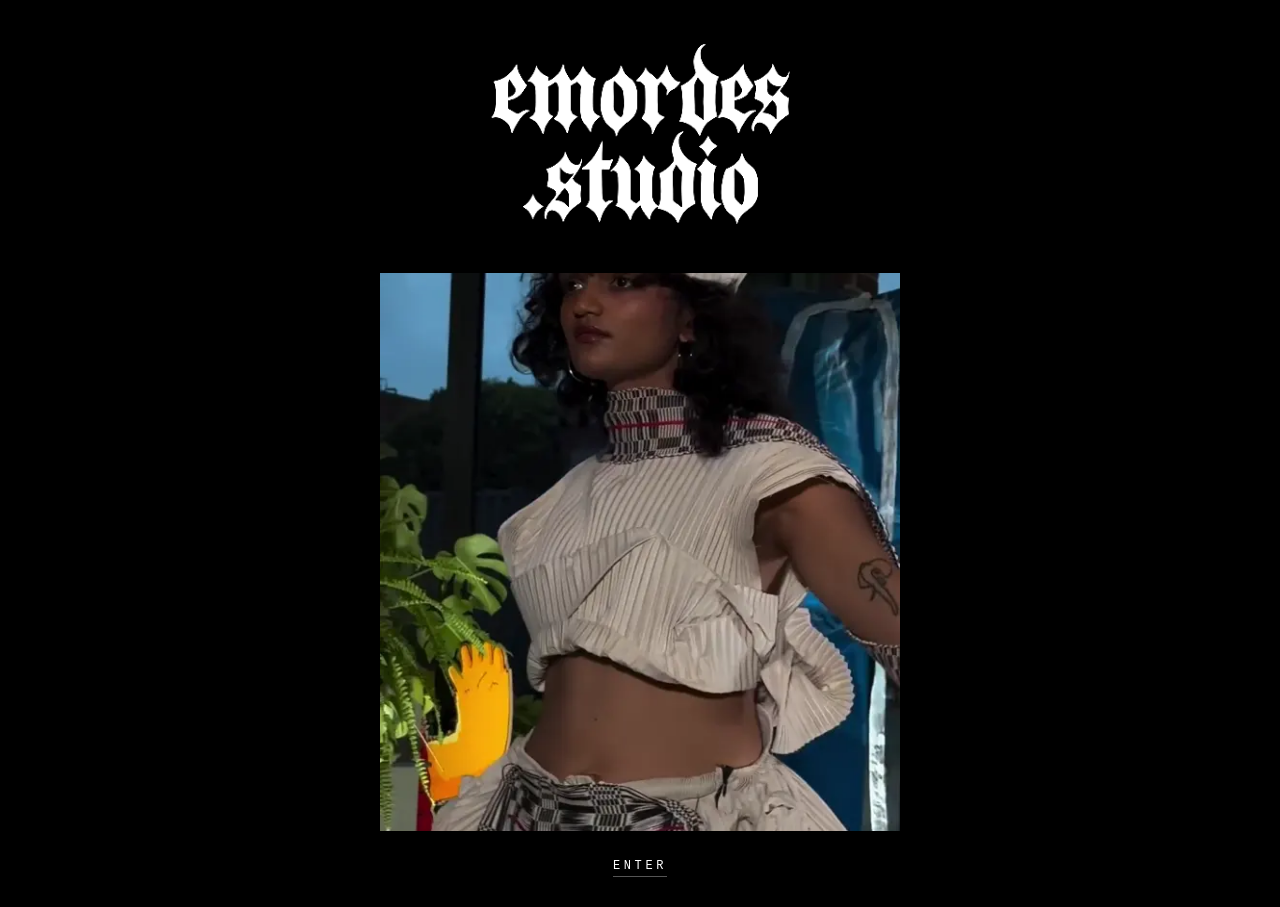
<file: index.html>
<!doctype html>
<html lang="en">
<head>
<meta charset="utf-8">
<meta name="viewport" content="width=device-width,initial-scale=1">
<title>Emordes Studio</title>
<style>
html,body{margin:0;height:100%;background:#000;color:#fff;font-family:ui-monospace,Menlo,monospace}
main{min-height:100%;display:flex;flex-direction:column;align-items:center;justify-content:center;gap:28px;padding:32px 16px;box-sizing:border-box}
.logo{width:min(320px,70vw);height:auto}
video{width:min(520px,88vw);aspect-ratio:9/16;max-height:62vh;object-fit:cover;background:#111}
a{color:#fff;font-size:12px;letter-spacing:.3em;text-transform:uppercase;text-decoration:none;border-bottom:1px solid #555;padding-bottom:3px}
a:hover,a:focus-visible{border-color:#D64541;color:#D64541;outline:none}
</style>
</head>
<body>
<main>
  <h1 style="margin:0"><img class="logo" src="assets/wordmark.png" alt="Emordes Studio"></h1>
  <video src="video/entrance.mp4" poster="video/entrance-poster.webp" autoplay muted loop playsinline aria-label="Emordes model film"></video>
  <a href="home.html">enter</a>
</main>
</body>
</html>
</file>
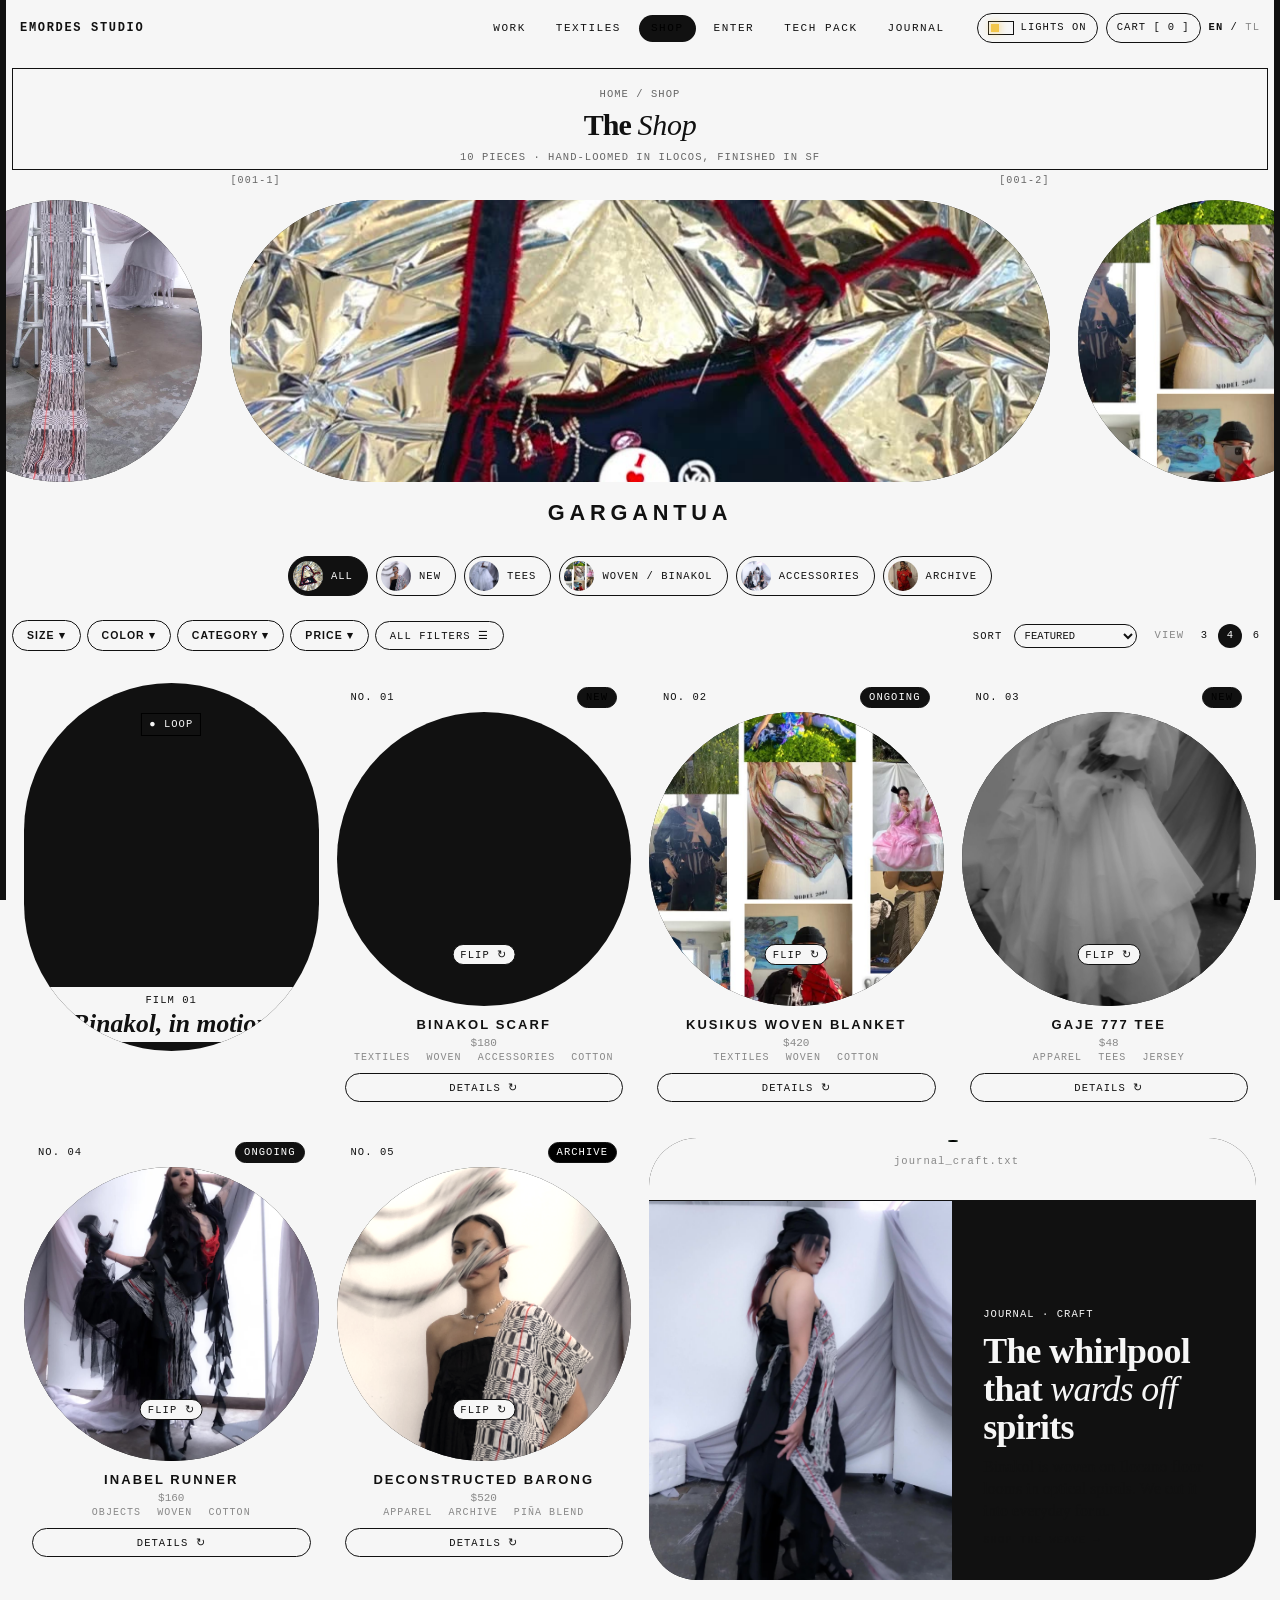
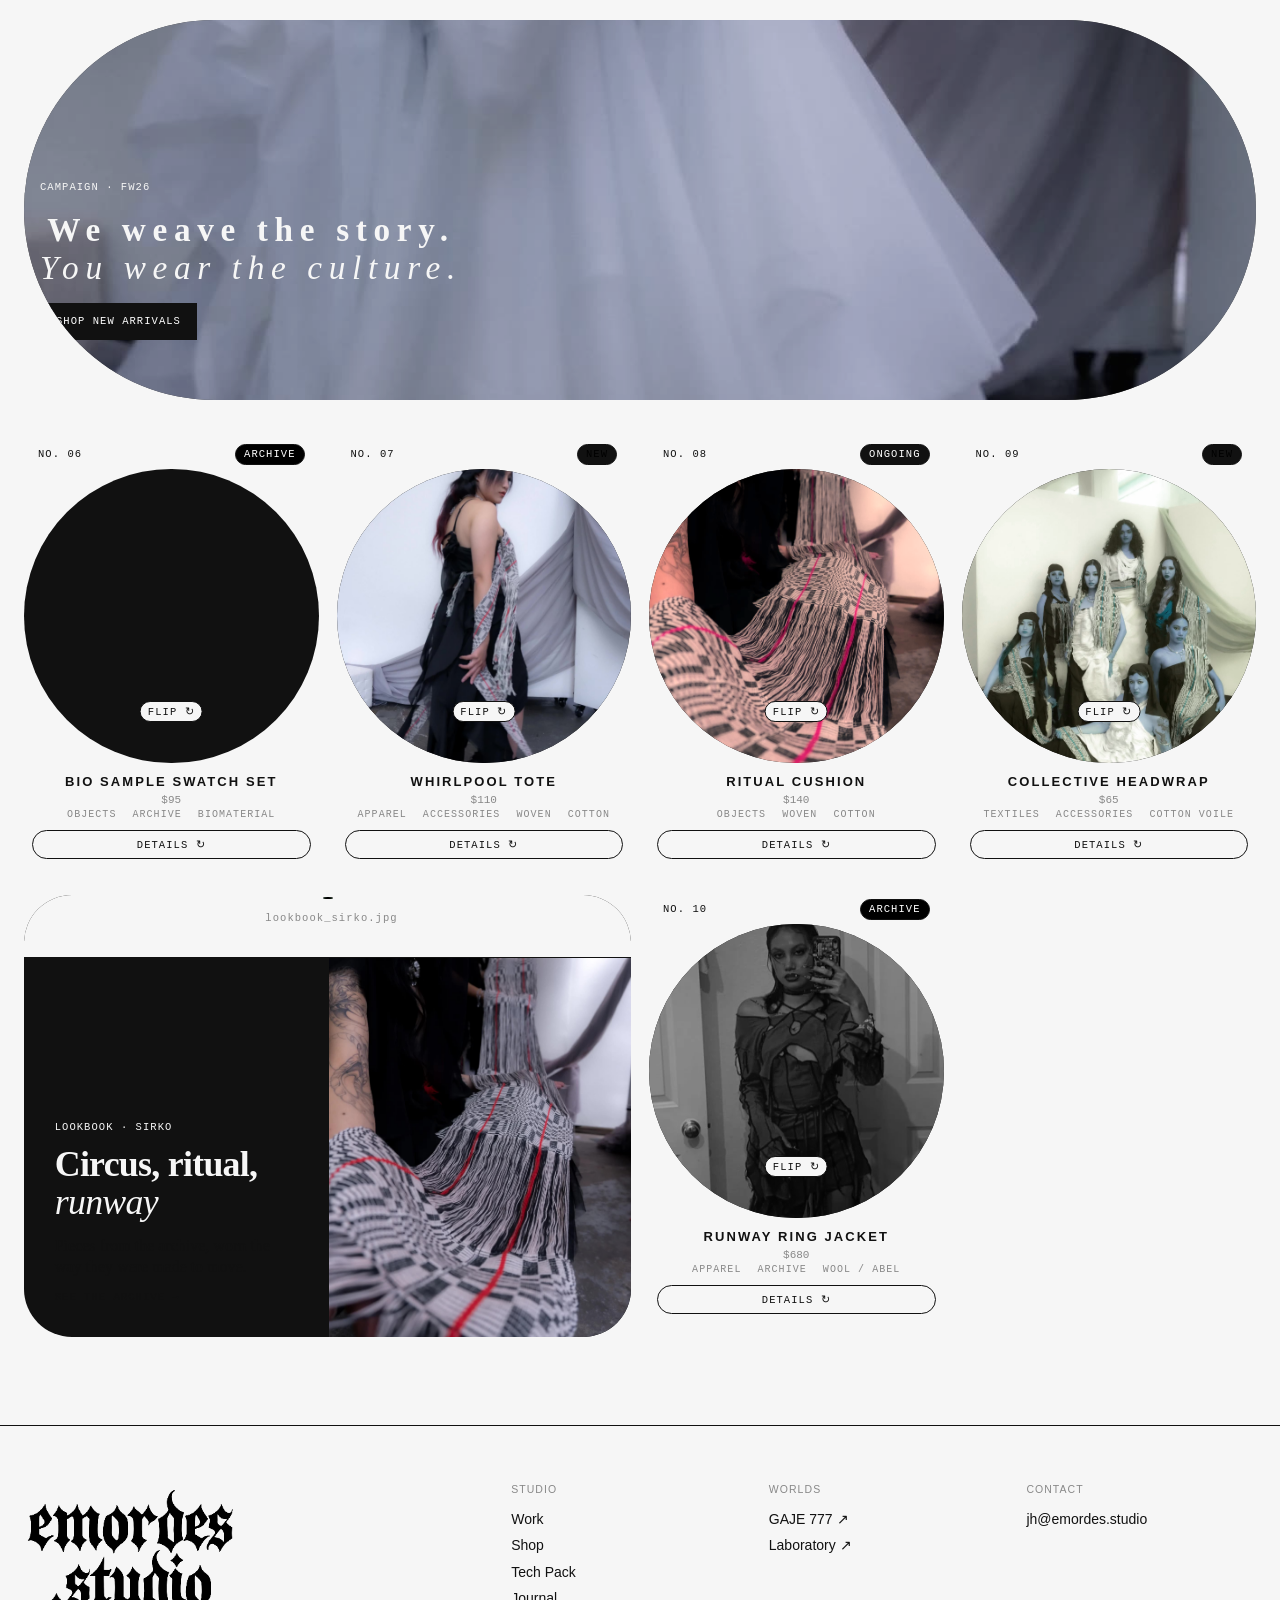
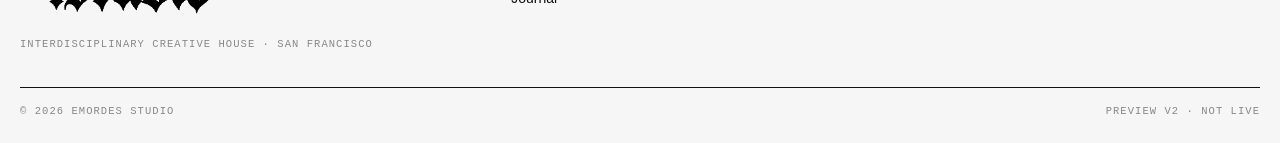
<file: catalog.html>
<!doctype html>
<html lang="en">
<head>
<meta charset="utf-8">
<meta name="viewport" content="width=device-width,initial-scale=1">
<title>Shop · Emordes Studio</title>
<script>try{if(localStorage.ems_lights==='off')document.documentElement.classList.add('off')}catch(e){}</script>
<link rel="stylesheet" href="styles.css">
<link rel="stylesheet" href="shop.css">
<script src="app.js" defer></script>
<script src="shop.js" defer></script>
<link rel="stylesheet" href="brutal.css">
<link rel="stylesheet" href="blackhole.css">
<link rel="stylesheet" href="bhc.css">
<script src="bhc.js" defer></script>
<script src="blackhole.js" defer></script>
</head>
<body data-page="catalog">
<main id="main" class="shop">
 <div class="shead">
  <div><p class="mono crumb"><a href="home.html">Home</a> / Shop</p><h1>The <em>Shop</em></h1></div>
  <p class="mono smeta"><span id="count"></span> · Hand-loomed in Ilocos, finished in SF</p>
 </div>
 <nav class="subcats" id="subcats" aria-label="Shop categories"></nav>
 <div class="bar2" id="bar2">
  <div class="fx" id="fx"></div>
  <div class="bar2r">
   <label class="mono sortl">Sort <select id="sort"><option value="feat">Featured</option><option value="new">Newest</option><option value="lo">Price low–high</option><option value="hi">Price high–low</option></select></label>
   <div class="view mono" role="group" aria-label="Products per row" id="view"></div>
  </div>
 </div>
 <div class="chips" id="chips"></div>
 <div class="pgrid" id="grid"></div>
</main>
<aside class="drawer" id="filters" aria-label="All filters" hidden><div class="dh"><b class="mono">All filters</b><button class="x mono" data-close>Close ✕</button></div><div class="db" id="fbody"></div><div class="df"><button class="mono ghost" id="fclear">Clear all</button><button class="mono solid" data-close>Show <span id="fcount"></span> results</button></div></aside>
<div class="scrim" id="scrim" hidden></div>
</body>
</html>
</file>
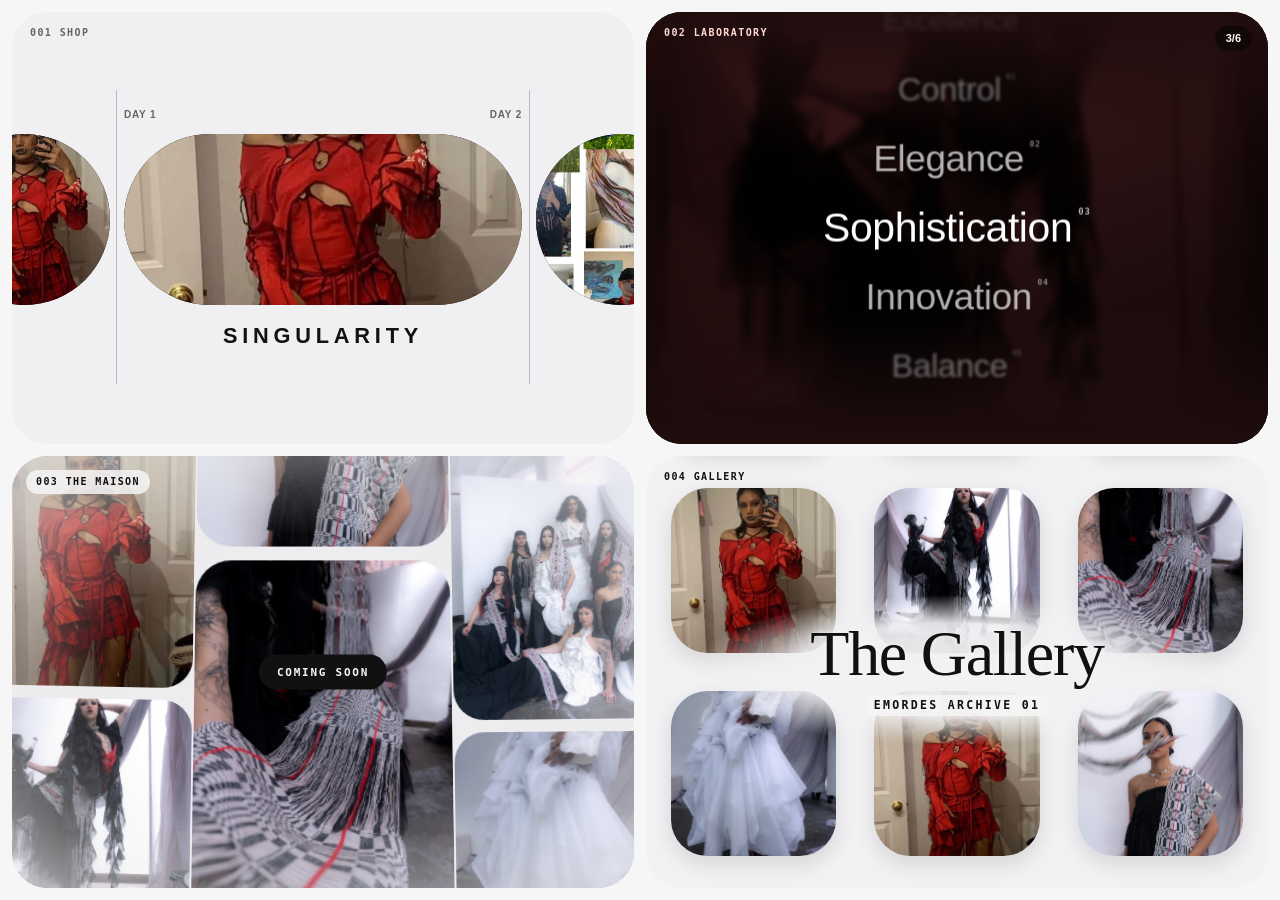
<file: select.html>
<!doctype html>
<html lang="en"><head><meta charset="utf-8"><meta name="viewport" content="width=device-width,initial-scale=1">
<title>Select | Emordes Studio</title>
<link rel="stylesheet" href="bhc.css">
<style>
*{box-sizing:border-box;margin:0}
html,body{height:100%}
body{background:#F6F6F6;color:#111;font-family:Helvetica,"Helvetica Neue",Arial,sans-serif;overflow:hidden}
.grid{height:100vh;height:100dvh;padding:12px;display:grid;grid-template-columns:1fr 1fr;grid-template-rows:1fr 1fr;gap:12px}
.card{position:relative;display:block;border-radius:36px;overflow:hidden;color:inherit;text-decoration:none;isolation:isolate;transform:translateZ(0);transition:transform .6s cubic-bezier(.22,.8,.2,1),box-shadow .6s}
.card:hover,.card:focus-visible{transform:scale(.985)}
.card:focus-visible{outline:3px solid #1C45FF;outline-offset:3px}
.tag{position:absolute;z-index:6;left:18px;top:16px;font:600 10px/1 ui-monospace,"SF Mono",Menlo,Consolas,monospace;letter-spacing:.14em;text-transform:uppercase;display:flex;gap:8px;align-items:center}
.go{position:absolute;z-index:6;right:16px;bottom:14px;font:600 10px/1 ui-monospace,Menlo,Consolas,monospace;letter-spacing:.14em;text-transform:uppercase;padding:8px 12px;border-radius:9999px;background:rgba(17,17,17,.9);color:#F6F6F6;opacity:.0;transform:translateY(6px);transition:.4s}
.card:hover .go,.card:focus-visible .go{opacity:1;transform:none}
/* 1 shop */
.c1{background:#F0F0F2;--bhH:clamp(70px,19vh,200px);display:flex;flex-direction:column;justify-content:center}
.c1 .tag{color:#666}
.c1 .bhc-meta{color:#666;font-weight:600;font-family:Helvetica,Arial,sans-serif;letter-spacing:.08em}
.c1 .vl{position:absolute;top:18%;bottom:14%;width:1px;background:#b9b9bf;z-index:0}
.c1 .vl.a{left:calc(50% - min(32%,var(--bhH)*1.65) - 8px)}.c1 .vl.b{right:calc(50% - min(32%,var(--bhH)*1.65) - 8px)}
.c1 .bhc{position:relative;z-index:1}
/* 2 lab */
.c2{background:#200D0E;color:#fff}
.c2 .bg{position:absolute;inset:-6%;background:url(images/work-04.jpg) center/cover;filter:grayscale(1) contrast(1.1) blur(3px);opacity:.9;mix-blend-mode:luminosity;animation:drift 18s ease-in-out infinite alternate;z-index:-2}
.c2::before{content:"";position:absolute;inset:0;background:linear-gradient(160deg,#4A1E20,#200D0E 70%);mix-blend-mode:multiply;z-index:-1}
.c2::after{content:"";position:absolute;inset:0;background:linear-gradient(#200D0E 0,rgba(32,13,14,0) 30%,rgba(32,13,14,0) 70%,#200D0E 100%);z-index:1;pointer-events:none}
@keyframes drift{to{transform:scale(1.12) translate(2%,-2%)}}
.c2 .tag{color:#ffd9d4}
.c2 .cnt{position:absolute;z-index:6;right:16px;top:14px;font:600 11px/1 Helvetica,Arial,sans-serif;padding:7px 11px;border-radius:9999px;background:rgba(0,0,0,.45);color:#fff}
.wl{position:absolute;inset:0;z-index:2;pointer-events:none}
.wl span{position:absolute;left:0;right:0;top:50%;text-align:center;font:200 clamp(18px,3.2vw,50px)/1 Helvetica,"Helvetica Neue",Arial,sans-serif;letter-spacing:-.01em;will-change:transform,opacity}
.wl span i{font:600 9px/1 ui-monospace,Menlo,monospace;vertical-align:top;margin-left:6px;letter-spacing:.1em;opacity:.7}
/* 3 maison */
.c3{background:#EDECEE;perspective:900px}
.c3 .cols{position:absolute;inset:-10% -4%;display:grid;grid-template-columns:repeat(3,1fr);gap:12px;transform-style:preserve-3d;transform:rotateX(6deg) scale(1.06)}
.c3 .col{display:flex;flex-direction:column;gap:12px;animation:scrollup var(--t,26s) linear infinite}
.c3 .col:nth-child(2){animation-direction:reverse;--t:32s}
.c3 .col:nth-child(1){transform:rotateY(14deg) translateZ(-30px)}
.c3 .col:nth-child(3){transform:rotateY(-14deg) translateZ(-30px);--t:22s}
.c3 .col:nth-child(2){transform:translateZ(50px) scale(1.06)}
.c3 .col>div{border-radius:30px;background-size:cover;background-position:center;flex:none;aspect-ratio:var(--ar,1/1.1)}
@keyframes scrollup{to{translate:0 -50%}}
.c3::after{content:"";position:absolute;inset:0;background:radial-gradient(ellipse at 50% 50%,rgba(237,236,238,0) 45%,rgba(237,236,238,.75) 100%);z-index:2;pointer-events:none}
.c3 .tag{color:#111;background:rgba(246,246,246,.85);padding:7px 10px;border-radius:9999px;left:14px;top:14px}
.c3 .soon{position:absolute;z-index:6;left:50%;top:50%;transform:translate(-50%,-50%);font:600 11px/1 ui-monospace,Menlo,monospace;letter-spacing:.16em;text-transform:uppercase;padding:12px 18px;border-radius:9999px;background:#111;color:#F6F6F6;white-space:nowrap}
/* 4 gallery */
.c4{background:#F2F2F4}
.c4 .ic{position:absolute;inset:-8% 4%;display:grid;grid-template-columns:repeat(3,1fr);gap:clamp(14px,3vw,40px);align-content:center}
.c4 .ic div{aspect-ratio:1;border-radius:22%;background-size:cover;background-position:center;box-shadow:0 8px 22px rgba(0,0,0,.12);animation:fl var(--d,7s) ease-in-out infinite alternate;animation-delay:var(--w,0s)}
@keyframes fl{from{transform:translate(-5px,-9px) rotate(-1.5deg)}to{transform:translate(6px,10px) rotate(1.5deg)}}
.c4 .ttl::before{content:'';position:absolute;left:8%;right:8%;top:-30%;bottom:-30%;background:radial-gradient(ellipse at center,rgba(242,242,244,.96) 0,rgba(242,242,244,.88) 45%,rgba(242,242,244,0) 72%);z-index:-1}
.c4 .ttl{position:absolute;z-index:3;left:0;right:0;top:50%;transform:translateY(-52%);text-align:center;pointer-events:none}
.c4 h2{font:400 clamp(26px,5vw,76px)/.95 "Times New Roman",Times,serif;letter-spacing:-.02em;color:#111;text-transform:none;text-shadow:0 0 18px rgba(246,246,246,.9),0 0 4px rgba(246,246,246,.9)}
.c4 p{font:600 clamp(8px,.9vw,12px)/1 ui-monospace,Menlo,monospace;letter-spacing:.2em;text-transform:uppercase;margin-top:10px;color:#111;background:rgba(246,246,246,.85);display:inline-block;padding:5px 9px;border-radius:9999px}
.c4 .tag{color:#111}
@media(max-width:600px){
 .grid{padding:8px;gap:8px}
 .card{border-radius:24px}
 .tag{left:12px;top:12px;font-size:8px}
 .go{opacity:1;transform:none;right:10px;bottom:10px;font-size:8px;padding:6px 8px}
 .c1{--bhH:clamp(44px,11vh,80px)}
 .c1 .bhc-t{font-size:11px;letter-spacing:.14em;margin-top:12px}
 .c1 .bhc-meta{font-size:8px}
 .c2 .cnt{right:10px;top:10px;font-size:9px}
 .c3 .cols{gap:8px}.c3 .col{gap:8px}.c3 .col>div{border-radius:18px}
 .c3 .soon{font-size:8px;padding:8px 10px}
 .c4 .ic{gap:10px;inset:-8% 8%}
}
@media(prefers-reduced-motion:reduce){.card,.c2 .bg,.c3 .col,.c4 .ic div{animation:none;transition:none}}
</style></head><body>
<main class="grid" id="main">
 <a class="card c1" href="catalog.html" aria-label="Shop"><span class="tag">001 Shop</span><i class="vl a"></i><i class="vl b"></i><div id="car"></div><span class="go">Enter shop &rarr;</span></a>
 <a class="card c2" href="https://izlab.emordes.studio" aria-label="Laboratory"><div class="bg"></div><span class="tag">002 Laboratory</span><span class="cnt" id="cnt">1/6</span><div class="wl" id="wl"></div><span class="go">Enter laboratory &rarr;</span></a>
 <a class="card c3" href="#maison" id="maison" aria-label="The Maison, coming soon"><div class="cols" id="cols"></div><span class="tag">003 The Maison</span><span class="soon">Coming soon</span></a>
 <a class="card c4" href="https://www.emordes.studio/archive" aria-label="Gallery"><span class="tag">004 Gallery</span><div class="ic" id="ic"></div><div class="ttl"><h2>The Gallery</h2><p>Emordes archive 01</p></div><span class="go">Enter gallery &rarr;</span></a>
</main>
<script src="bhc.js"></script>
<script>
var IM=['work-01','work-02','work-03','work-04','work-05','work-06','work-07','work-08','hero-01','hero-02','hero-03'];
function im(n){return "url(images/"+IM[n%IM.length]+".jpg)"}
// 1 shop carousel (pill + discs)
BHC(document.getElementById('car'),['Singularity','Gargantua','Event Horizon','Accretion Disk','Spacetime'].map(function(t,k){return{title:t,img:'images/'+IM[(k*2)%8]+'.jpg'}}),{prefix:'DAY',keys:false,fmt:function(p,x){return 'DAY '+x}});
// 2 lab word wheel
var W=['Control','Elegance','Sophistication','Innovation','Balance','Excellence'],wl=document.getElementById('wl'),cnt=document.getElementById('cnt'),ws=[];
W.forEach(function(w,k){var s=document.createElement('span');s.innerHTML=w+'<i>0'+(k+1)+'</i>';wl.appendChild(s);ws.push(s)});
var pos=2,tgt=2,reduce=matchMedia('(prefers-reduced-motion: reduce)').matches;
function wheel(){var n=W.length;ws.forEach(function(s,k){var d=k-pos;d=((d+n/2)%n+n)%n-n/2;var a=Math.abs(d),h=wl.clientHeight;
 s.style.transform='translateY('+(d*h*.15-50)+'%) translateY(0) scale('+(1-Math.min(a,3)*.12)+')';s.style.transform='translateY(calc(-50% + '+(d*wl.clientHeight*.16)+'px)) scale('+(1-Math.min(a,3)*.1)+')';
 s.style.opacity=Math.max(.12,1-a*.3);s.style.filter='blur('+Math.max(0,(a-.6)*1.6)+'px)';s.style.fontWeight=a<.5?300:200});
 pos+=(tgt-pos)*.08;if(!reduce)requestAnimationFrame(wheel)}
wheel();
if(!reduce)setInterval(function(){if(document.hidden)return;tgt+=1;cnt.textContent=(((tgt%6)+6)%6+1)+'/6'},1600);
cnt.textContent='3/6';
// 3 maison grid
var cols=document.getElementById('cols'),ar=['1/1.25','1/1','1/1.4','1/.9','1/1.2','1/1.1'];
for(var c=0;c<3;c++){var col=document.createElement('div');col.className='col';var h='';for(var r=0;r<2;r++)for(var k=0;k<5;k++){h+='<div style="background-image:'+im(c*3+k*2+1)+';--ar:'+ar[(c+k)%6]+'"></div>'}col.innerHTML=h;cols.appendChild(col)}
document.getElementById('maison').addEventListener('click',function(e){e.preventDefault()});
// 4 gallery icons
var ic=document.getElementById('ic'),hh='';for(var k=0;k<12;k++)hh+='<div style="background-image:'+im(k*3+2)+';--d:'+(5+(k%4))+'s;--w:-'+(k*.7)+'s"></div>';ic.innerHTML=hh;
</script></body></html>
</file>
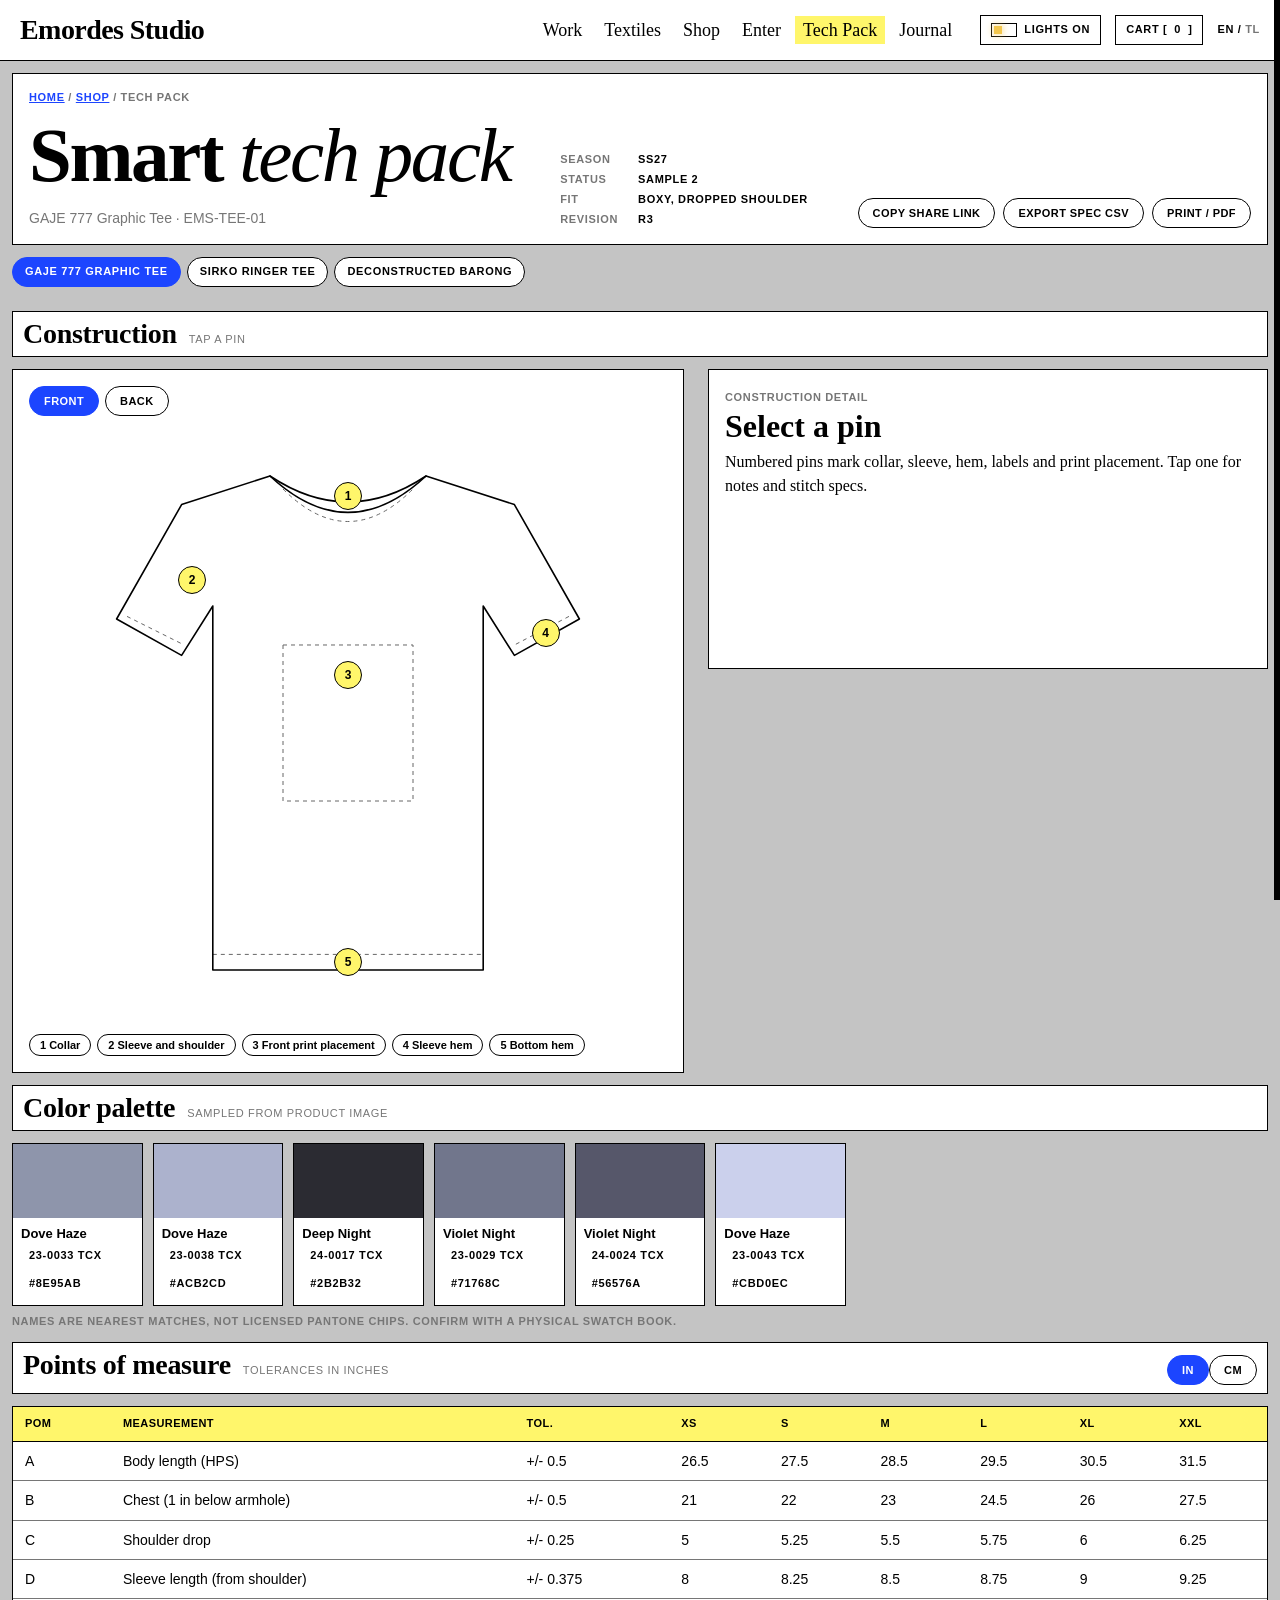
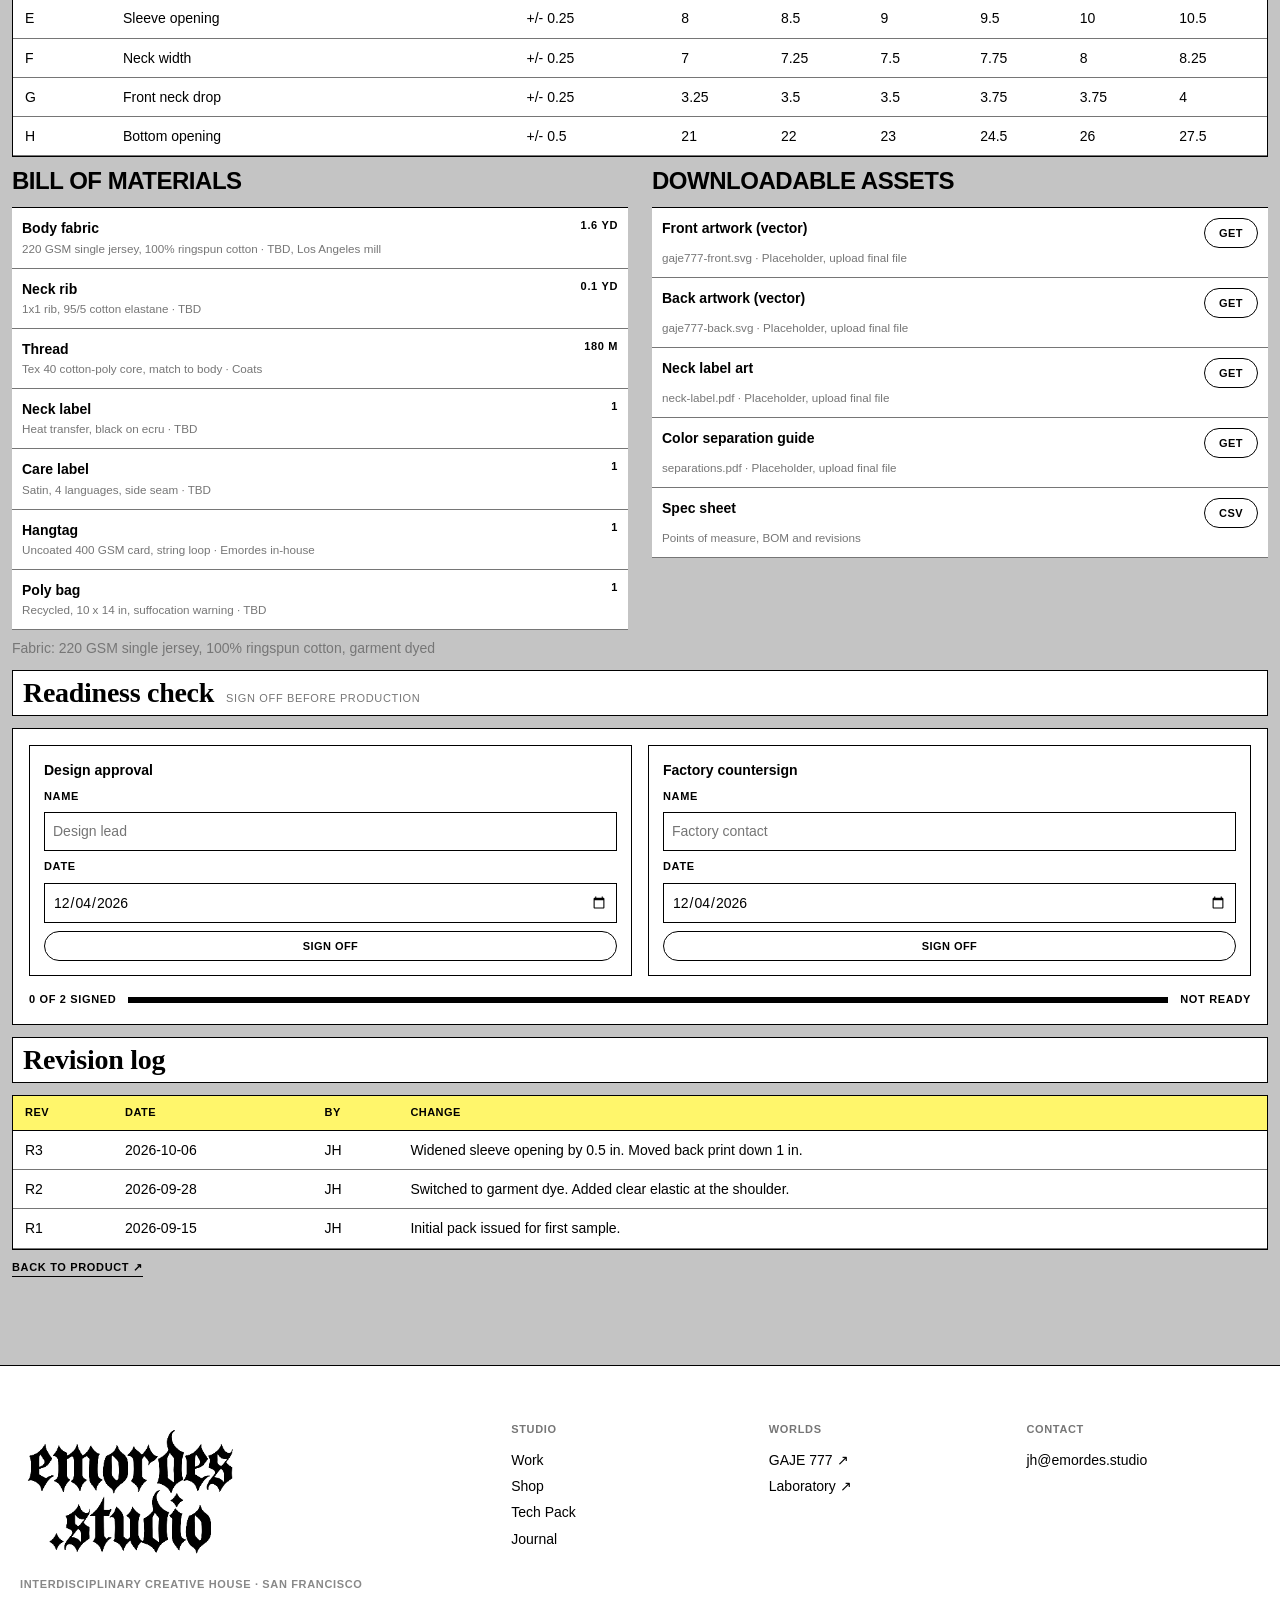
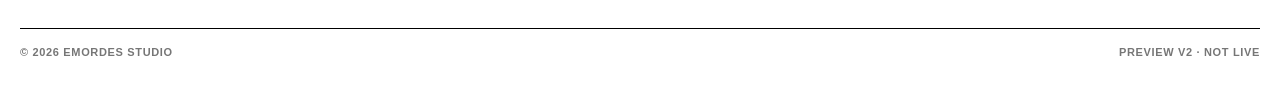
<file: techpack.html>
<!doctype html>
<html lang="en">
<head>
<meta charset="utf-8">
<meta name="viewport" content="width=device-width,initial-scale=1">
<title>Smart Tech Pack · Emordes Studio</title>
<script>try{if(localStorage.ems_lights==="off")document.documentElement.classList.add("off")}catch(e){}</script>
<link rel="stylesheet" href="styles.css">
<link rel="stylesheet" href="shop.css">
<link rel="stylesheet" href="techpack.css">
<script src="app.js" defer></script>
<script src="shop.js" defer></script>
<script src="techpack-data.js" defer></script>
<script src="techpack.js" defer></script>
<link rel="stylesheet" href="brutal.css">
</head>
<body data-page="techpack">
<main id="main" class="tp"></main>
</body>
</html>
</file>
<file: styles.css>
@import url('https://fonts.googleapis.com/css2?family=Archivo:wght@400;500;700;900&family=Instrument+Serif:ital@0;1&family=JetBrains+Mono:wght@400;500&display=swap');
:root{--bg:#fff;--g1:#F7F7F7;--g2:#F2F2F2;--ink:#0a0a0a;--mute:#6b6b6b;--line:#dcdcdc;--cobalt:#141BF2;--red:#D64541;
--sans:'Archivo',sans-serif;--mono:'JetBrains Mono',monospace;--serif:'Instrument Serif',serif}
*{box-sizing:border-box}
html{scroll-behavior:smooth}
body{margin:0;background:var(--bg);color:var(--ink);font-family:var(--sans);font-size:14px;line-height:1.45;-webkit-font-smoothing:antialiased}
a{color:inherit;text-decoration:none}
img{display:block;max-width:100%}
.mono{font-family:var(--mono);font-size:11px;letter-spacing:.04em;text-transform:uppercase}
.skip{position:absolute;left:-999px}.skip:focus{left:8px;top:8px;background:#000;color:#fff;padding:8px;z-index:99}
:focus-visible{outline:2px solid var(--cobalt);outline-offset:2px}

/* header */
.hdr{position:sticky;top:0;z-index:50;background:rgba(255,255,255,.96);backdrop-filter:blur(8px);border-bottom:1px solid var(--line)}
.hdr-in{display:grid;grid-template-columns:1fr auto 1fr;align-items:center;height:56px;padding:0 20px}
.mark{display:flex;align-items:center;gap:10px}
.mark svg{width:26px;height:26px}
.mark .mono{color:var(--ink)}
.nav{display:flex;gap:28px}
.nav a,.nav button{font:500 13px var(--sans);background:none;border:0;padding:4px 0;cursor:pointer;color:var(--ink);border-bottom:1px solid transparent}
.nav a:hover,.nav button:hover,.nav button[aria-expanded=true]{border-color:var(--ink)}
.util{display:flex;justify-content:flex-end;gap:18px;align-items:center}
.util .lang b{color:var(--ink)}.util .lang span{color:var(--mute)}
.burger{display:none;background:none;border:0;font:inherit;cursor:pointer}
.mega{position:absolute;left:0;right:0;top:56px;background:#fff;border-bottom:1px solid var(--line);display:none;grid-template-columns:repeat(4,1fr) 1.3fr;gap:24px;padding:28px 20px 36px}
.mega.open{display:grid;animation:drop .25s ease}
@keyframes drop{from{opacity:0;transform:translateY(-6px)}}
.mega h4{margin:0 0 14px;color:var(--mute)}
.mega ul{list-style:none;margin:0;padding:0;display:grid;gap:7px}
.mega li a{font-size:15px}.mega li a:hover{color:var(--cobalt)}
.mega .search{display:flex;border-bottom:1px solid var(--ink);align-items:center}
.mega .search input{flex:1;border:0;font:400 22px var(--serif);padding:6px 0;outline:none;background:none}
.mega .feat{background:var(--g2);aspect-ratio:4/3;position:relative;overflow:hidden}
.mega .feat img{width:100%;height:100%;object-fit:cover}
.mega .feat span{position:absolute;left:10px;bottom:10px;background:#fff;padding:3px 6px}

/* placeholders */
.ph{position:relative;background:repeating-linear-gradient(45deg,var(--g2) 0 10px,var(--g1) 10px 20px);overflow:hidden}
.ph>img{opacity:0}
.ph::after{content:attr(data-ph);position:absolute;inset:auto 10px 10px auto;font:500 10px var(--mono);letter-spacing:.06em;color:var(--mute);background:#fff;padding:3px 6px;text-transform:uppercase}

/* hero */
.hero{position:relative;height:calc(100vh - 56px);min-height:520px;max-height:900px;overflow:hidden;background:#111;color:#fff}
.hero .slide{position:absolute;inset:0;opacity:0;transition:opacity .9s ease}
.hero .slide.on{opacity:1}
.hero .slide img{width:100%;height:100%;object-fit:cover;transform:scale(1.04);transition:transform 6s ease}
.hero .slide.on img{transform:scale(1)}
.hero .slide::before{content:"";position:absolute;inset:0;background:linear-gradient(180deg,transparent 45%,rgba(0,0,0,.55));z-index:1}
.hero .tint{position:absolute;inset:0;background:var(--red);mix-blend-mode:multiply;opacity:.18;z-index:1}
.hero .cap{position:absolute;left:20px;right:20px;bottom:64px;z-index:2;display:flex;justify-content:space-between;align-items:flex-end;gap:20px}
.hero h2{font:400 clamp(44px,8vw,120px)/.9 var(--serif);margin:0;letter-spacing:-.01em}
.hero .cap a.btn{border:1px solid #fff;padding:10px 16px;white-space:nowrap}
.hero .cap a.btn:hover{background:#fff;color:#000}
.ind{position:absolute;left:20px;right:20px;bottom:24px;z-index:3;display:grid;grid-template-columns:repeat(3,1fr);gap:12px}
.ind button{background:none;border:0;color:#fff;text-align:left;padding:10px 0 0;cursor:pointer;position:relative;font:500 11px var(--mono);letter-spacing:.05em;text-transform:uppercase;opacity:.6}
.ind button::before{content:"";position:absolute;top:0;left:0;right:0;height:2px;background:rgba(255,255,255,.3)}
.ind button::after{content:"";position:absolute;top:0;left:0;height:2px;width:0;background:#fff}
.ind button.on{opacity:1}.ind button.on::after{animation:fill 6s linear forwards}
@keyframes fill{to{width:100%}}

/* sections */
.sec{padding:72px 20px}
.sec-h{display:flex;justify-content:space-between;align-items:baseline;margin-bottom:24px;gap:16px}
.sec-h h3{font:700 13px var(--sans);text-transform:uppercase;letter-spacing:.06em;margin:0}
.sec-h .ctrl button{background:#fff;border:1px solid var(--ink);width:36px;height:36px;cursor:pointer;font:16px var(--mono)}
.sec-h .ctrl button:hover{background:var(--ink);color:#fff}
.gray{background:var(--g2)}
.rail{display:grid;grid-auto-flow:column;grid-auto-columns:minmax(260px,22%);gap:12px;overflow-x:auto;scroll-snap-type:x mandatory;scrollbar-width:none;padding-bottom:4px}
.rail::-webkit-scrollbar{display:none}
.card{scroll-snap-align:start;background:#fff;display:flex;flex-direction:column}
.card .im{aspect-ratio:4/5;overflow:hidden}
.card .im img{width:100%;height:100%;object-fit:cover;transition:transform .6s ease}
.card:hover .im img{transform:scale(1.04)}
.card .meta{padding:12px;display:flex;justify-content:space-between;gap:8px;border-top:1px solid var(--line)}
.card .meta b{font-weight:500}

.tri{display:grid;grid-template-columns:repeat(3,1fr);gap:1px;background:var(--line);border-top:1px solid var(--line);border-bottom:1px solid var(--line)}
.tri a{background:#fff;position:relative;aspect-ratio:3/4;overflow:hidden;display:flex;flex-direction:column;justify-content:space-between;padding:20px}
.tri a .pv{position:absolute;inset:0;opacity:0;transition:opacity .4s ease}
.tri a .pv img,.tri a .pv video{width:100%;height:100%;object-fit:cover}
.tri a:hover .pv,.tri a:focus-visible .pv{opacity:1}
.tri a .t{position:relative;z-index:1;font:400 clamp(30px,3.4vw,52px)/1 var(--serif);transition:color .3s}
.tri a:hover .t,.tri a:hover .mono{color:#fff}
.tri a .mono{position:relative;z-index:1;transition:color .3s;display:flex;justify-content:space-between}

.state{position:relative;min-height:80vh;display:grid;place-items:center;overflow:hidden;background:var(--g1);perspective:1200px}
.swatch{position:absolute;width:min(46vw,440px);aspect-ratio:1;transform-style:preserve-3d;animation:spin 28s linear infinite}
.swatch i{position:absolute;inset:0;background:
 repeating-linear-gradient(90deg,rgba(214,69,65,.85) 0 6px,transparent 6px 14px,rgba(10,10,10,.85) 14px 16px,transparent 16px 24px),
 repeating-linear-gradient(0deg,rgba(20,27,242,.75) 0 4px,#efe9df 4px 12px,rgba(10,10,10,.6) 12px 13px,#efe9df 13px 22px);
 box-shadow:0 40px 80px rgba(0,0,0,.15)}
.swatch i:nth-child(2){transform:rotateY(90deg) scale(.9);opacity:.5}
@keyframes spin{from{transform:rotateX(62deg) rotateZ(0)}to{transform:rotateX(62deg) rotateZ(360deg)}}
.state blockquote{position:relative;z-index:1;margin:0;text-align:center;font:400 clamp(40px,6.5vw,96px)/.98 var(--serif);max-width:12ch;mix-blend-mode:multiply}
.state blockquote em{color:var(--red)}
.state .mono{position:absolute;bottom:24px;left:20px;right:20px;display:flex;justify-content:space-between;z-index:1}

.look{display:grid;grid-template-columns:1.2fr 1fr;gap:0;border-top:1px solid var(--line)}
.look .im{position:relative;min-height:640px}
.look .im img{position:absolute;inset:0;width:100%;height:100%;object-fit:cover}
.look .im .dot{position:absolute;width:22px;height:22px;border-radius:50%;background:#fff;border:6px solid var(--cobalt);z-index:2}
.look .list{padding:48px 40px;display:flex;flex-direction:column}
.look h3{font:400 52px/1 var(--serif);margin:0 0 32px}
.look ol{list-style:none;margin:0;padding:0;border-top:1px solid var(--ink)}
.look li a{display:grid;grid-template-columns:64px 1fr auto;gap:16px;align-items:center;padding:14px 0;border-bottom:1px solid var(--line)}
.look li a:hover{background:var(--g1)}
.look li .th{aspect-ratio:1}.look li .th img{width:100%;height:100%;object-fit:cover}

/* catalog */
.filters{display:flex;gap:8px;flex-wrap:wrap;padding:0 20px 20px}
.filters button{font:500 11px var(--mono);text-transform:uppercase;border:1px solid var(--line);background:#fff;padding:8px 12px;cursor:pointer}
.filters button[aria-pressed=true]{background:var(--ink);color:#fff;border-color:var(--ink)}
.grid5{display:grid;grid-template-columns:repeat(5,1fr);gap:1px;background:var(--line);border-top:1px solid var(--line);border-bottom:1px solid var(--line)}
.item{background:#fff;display:flex;flex-direction:column}
.item .im{position:relative;aspect-ratio:3/4;background:var(--g1);overflow:hidden}
.item .im>div{position:absolute;inset:0}
.item .im img{width:100%;height:100%;object-fit:cover}
.item .im .b{opacity:0;transition:opacity .35s}
.item:hover .im .b,.item:focus-visible .im .b{opacity:1}
.item .info{padding:10px 12px 16px;display:grid;gap:2px}
.item .info b{font-weight:500}
.tag{display:inline-block;background:var(--red);color:#fff;padding:2px 5px;font:500 9px var(--mono);letter-spacing:.06em;position:absolute;top:10px;left:10px;z-index:2}
.pagehead{padding:48px 20px 28px;display:flex;justify-content:space-between;align-items:flex-end;gap:20px}
.pagehead h1{font:400 clamp(48px,7vw,104px)/.9 var(--serif);margin:0}

/* product */
.pdp{display:grid;grid-template-columns:1fr 1.5fr 1fr;align-items:start;border-top:1px solid var(--line)}
.pdp .l,.pdp .r{position:sticky;top:56px;padding:28px 20px;max-height:calc(100vh - 56px);overflow:auto}
.spec{width:100%;border-collapse:collapse;font:400 11px/1.5 var(--mono);text-transform:uppercase}
.spec th,.spec td{text-align:left;padding:9px 0;border-bottom:1px solid var(--line);vertical-align:top}
.spec th{color:var(--mute);font-weight:400;width:42%}
.pdp .l p{font-size:14px;margin:24px 0 0;max-width:36ch}
.stream{display:grid;gap:4px;background:var(--g2)}
.stream>div{aspect-ratio:4/5}
.stream img{width:100%;height:100%;object-fit:cover}
.crumb{color:var(--mute)}.crumb a:hover{color:var(--ink)}
.pdp h1{font:400 44px/1 var(--serif);margin:18px 0 10px}
.price{font:500 16px var(--sans);margin-bottom:28px}
.sizes{display:grid;grid-template-columns:repeat(4,1fr);gap:4px;margin:10px 0 18px}
.sizes button{border:1px solid var(--line);background:#fff;padding:12px 0;font:500 12px var(--mono);cursor:pointer}
.sizes button[aria-pressed=true]{border-color:var(--ink);background:var(--ink);color:#fff}
.add{display:block;text-align:center;background:var(--ink);color:#fff;padding:18px;font:900 13px var(--sans);letter-spacing:.12em;text-transform:uppercase}
.add:hover{background:var(--cobalt)}
.note{margin-top:14px;color:var(--mute)}

/* footer */
.ftr{background:#000;color:#fff;padding:56px 20px 24px;display:grid;grid-template-columns:2fr 1fr 1fr 1fr;gap:24px}
.ftr img{width:220px}
.ftr h4{margin:0 0 12px;color:#888}
.ftr ul{list-style:none;padding:0;margin:0;display:grid;gap:6px}
.ftr a:hover{color:var(--red)}
.ftr .bar{grid-column:1/-1;border-top:1px solid #222;padding-top:16px;display:flex;justify-content:space-between;color:#777}

.reveal{opacity:0;transform:translateY(16px);transition:opacity .8s ease,transform .8s ease}
.reveal.in{opacity:1;transform:none}

@media (max-width:1000px){
 .grid5{grid-template-columns:repeat(3,1fr)}
 .rail{grid-auto-columns:minmax(240px,40%)}
 .mega{grid-template-columns:1fr 1fr}
 .mega .feat{display:none}
}
@media (max-width:760px){
 .hdr-in{grid-template-columns:auto 1fr auto;height:52px;padding:0 14px}
 .nav{display:none;position:absolute;top:52px;left:0;right:0;background:#fff;flex-direction:column;gap:0;border-bottom:1px solid var(--line)}
 .nav.open{display:flex}
 .nav a,.nav button{padding:14px;border-bottom:1px solid var(--line);text-align:left;font-size:16px}
 .burger{display:block}
 .util{gap:12px}.util .lang{display:none}
 .mega{top:52px;grid-template-columns:1fr 1fr;max-height:calc(100vh - 52px);overflow:auto}
 .hero{height:78vh;min-height:480px}
 .hero .cap{flex-direction:column;align-items:flex-start;bottom:70px;left:14px}
 .ind{left:14px;right:14px}
 .sec{padding:48px 14px}
 .rail{grid-auto-columns:78%}
 .tri{grid-template-columns:1fr}.tri a{aspect-ratio:16/10}
 .tri a .pv{opacity:.85}.tri a .t,.tri a .mono{color:#fff}
 .look{grid-template-columns:1fr}.look .im{min-height:420px}.look .list{padding:32px 14px}
 .grid5{grid-template-columns:repeat(2,1fr)}
 .filters,.pagehead{padding-left:14px;padding-right:14px}
 .pdp{grid-template-columns:1fr}
 .pdp .l,.pdp .r{position:static;max-height:none;padding:20px 14px}
 .pdp .r{order:-1}.stream{order:0}.pdp .l{order:1}
 .stream{grid-auto-flow:column;grid-auto-columns:88%;overflow-x:auto;scroll-snap-type:x mandatory}
 .stream>div{scroll-snap-align:start}
 .ftr{grid-template-columns:1fr 1fr}.ftr>div:first-child{grid-column:1/-1}
}
@media (prefers-reduced-motion:reduce){*{animation:none!important;transition:none!important}}
.look .im .phw{position:absolute;inset:0}.hero .slide .phw{position:absolute;inset:0}
</file>
<file: shop.css>
/* ---------- shop layer ---------- */
:root{--card:#EFEDE8;--paper:#fff;--spot:transparent;transition:background .5s}
html.off{--bg:#0b0b0b;--g1:#141414;--g2:#1a1a1a;--ink:#f1eee8;--mute:#8d8a85;--line:#262626;--card:#111;--paper:#0b0b0b}
html.off body{background:var(--bg);color:var(--ink)}
body{transition:background .5s,color .5s}
html.off .hdr{background:rgba(11,11,11,.92)}
html.off .mega{background:#0b0b0b}
html.off .mark .mono,html.off .nav a,html.off .nav button{color:var(--ink)}
html.off .ftr{filter:none}

/* header utils */
.lights,.cartbtn{background:none;border:0;font:inherit;color:inherit;cursor:pointer;padding:4px 0;display:flex;align-items:center;gap:7px;text-transform:uppercase;letter-spacing:.04em}
.lights i{width:26px;height:14px;border-radius:9px;border:1px solid currentColor;position:relative;transition:.3s}
.lights i::after{content:"";position:absolute;top:2px;left:2px;width:8px;height:8px;border-radius:50%;background:#f3c64b;box-shadow:0 0 8px #f3c64b;transition:.3s}
html.off .lights i::after{left:14px;background:#555;box-shadow:none}
.cartbtn.bump{animation:bump .35s}
@keyframes bump{50%{transform:scale(1.12)}}
@media(max-width:760px){.lights span{display:none}.util .lang{display:none}}

/* page head */
.shop{padding:0 0 64px}
.shead{display:flex;justify-content:space-between;align-items:flex-end;gap:16px;padding:28px 20px 18px;flex-wrap:wrap}
.shead h1{margin:6px 0 0;font:900 clamp(40px,7vw,88px)/.9 var(--sans);letter-spacing:-.04em;text-transform:uppercase}
.shead h1 em{font:italic 400 1em var(--serif);text-transform:none;letter-spacing:-.01em}
.smeta{color:var(--mute);margin:0}
.crumb{margin:0;color:var(--mute)}

/* aritzia subcategory thumbs */
.subcats{display:flex;gap:14px;padding:4px 20px 22px;overflow-x:auto;scrollbar-width:none}
.subcats::-webkit-scrollbar{display:none}
.sc{flex:0 0 auto;background:none;border:0;padding:0;cursor:pointer;color:var(--ink);display:grid;gap:8px;justify-items:start;width:112px;text-align:left}
.sc .st{display:block;width:112px;aspect-ratio:4/5;overflow:hidden;background:var(--card);outline:1px solid transparent;outline-offset:3px;transition:outline-color .2s}
.sc img{width:100%;height:100%;object-fit:cover;transition:transform .5s}
.sc:hover img{transform:scale(1.06)}
.sc[aria-current=true] .st{outline-color:var(--ink)}
.sc[aria-current=true] .mono{border-bottom:1px solid var(--ink)}
@media(max-width:760px){.sc,.sc .st{width:84px}}

/* exposed filter bar */
.bar2{position:sticky;top:56px;z-index:30;background:var(--bg);border-top:1px solid var(--line);border-bottom:1px solid var(--line);display:flex;justify-content:space-between;align-items:center;gap:12px;padding:8px 20px;flex-wrap:wrap;transition:background .5s}
.fx{display:flex;gap:6px;flex-wrap:wrap;align-items:center}
.dd{position:relative}
.dd summary,.allf{list-style:none;cursor:pointer;border:1px solid var(--line);border-radius:99px;padding:7px 13px;background:none;color:var(--ink);font-family:var(--mono)}
.dd summary::-webkit-details-marker{display:none}
.dd summary::after{content:" ▾";color:var(--mute)}
.dd[open] summary,.dd summary:hover,.allf:hover{border-color:var(--ink)}
.dd em{font-style:normal;color:var(--red)}
.pop{position:absolute;top:calc(100% + 6px);left:0;z-index:40;background:var(--bg);border:1px solid var(--line);padding:12px;min-width:190px;display:grid;gap:4px;box-shadow:0 10px 30px rgba(0,0,0,.12);animation:drop .2s}
.opt{display:flex;align-items:center;gap:9px;padding:5px 2px;cursor:pointer;font-size:13px}
.opt input{accent-color:var(--ink);width:15px;height:15px}
.dot{display:inline-block;width:11px;height:11px;border-radius:50%;margin-right:7px;vertical-align:-1px;border:1px solid rgba(128,128,128,.4)}
.bar2r{display:flex;gap:18px;align-items:center}
.sortl select{font:inherit;text-transform:uppercase;background:none;color:var(--ink);border:0;border-bottom:1px solid var(--line);padding:3px 2px;margin-left:4px}
.sortl option{color:#000}
.view{display:flex;gap:2px;align-items:center}
.view span{color:var(--mute);margin-right:6px}
.view button{font:inherit;background:none;border:0;color:var(--mute);cursor:pointer;width:24px;height:24px}
.view button[aria-pressed=true]{color:var(--ink);text-decoration:underline;text-underline-offset:4px}
@media(max-width:760px){.dd:nth-child(3),.dd:nth-child(4){display:none}.bar2{padding:8px 12px}.sortl{font-size:10px}}
.chips{display:flex;gap:6px;flex-wrap:wrap;padding:10px 20px 0}
.chip{border:0;background:var(--g2);color:var(--ink);padding:6px 11px;border-radius:99px;cursor:pointer}
.chip.clr{background:none;text-decoration:underline}

/* grid */
.pgrid{display:grid;grid-template-columns:repeat(var(--cols,4),minmax(0,1fr));gap:28px 12px;padding:18px 20px 0;grid-auto-flow:dense}
@media(max-width:760px){.pgrid{gap:22px 8px;padding:14px 8px 0}}
.pc{display:flex;flex-direction:column;gap:8px;min-width:0;animation:rise .55s both var(--d)}
@keyframes rise{from{opacity:0;transform:translateY(14px)}}
.cm{position:relative;display:block;aspect-ratio:4/5;overflow:hidden;background:var(--card)}
.cm img{position:absolute;inset:0;width:100%;height:100%;object-fit:cover;transition:opacity .45s,transform .8s,filter .4s}
.cm .i2{opacity:0}
@media(hover:hover){.pc:hover .i2{opacity:1;transform:scale(1.03)}.pc:hover .i1{opacity:0}}
.flag{position:absolute;top:10px;left:10px;z-index:3;background:var(--paper);color:var(--ink);padding:3px 7px}
.spot{position:absolute;inset:0;z-index:2;pointer-events:none;opacity:0;transition:opacity .5s;
 background:radial-gradient(circle at var(--x,50%) var(--y,35%),transparent 0 28%,rgba(0,0,0,.85) 75%)}
html.off .spot{opacity:1}
html.off .cm{box-shadow:0 30px 40px -30px rgba(255,230,180,.18)}
html.off .cm::before{content:"";position:absolute;left:50%;top:-30%;width:120%;height:60%;transform:translateX(-50%);z-index:2;pointer-events:none;background:radial-gradient(ellipse at center,rgba(255,236,200,.22),transparent 65%)}
.qa{min-height:34px}
.qadd,.szs button{width:100%;font:inherit;text-transform:uppercase;cursor:pointer;background:none;color:var(--ink);border:1px solid var(--line);padding:9px;transition:background .2s,color .2s}
.qadd:hover{background:var(--ink);color:var(--bg);border-color:var(--ink)}
.szs{display:flex;gap:4px}.szs[hidden],.qadd[hidden]{display:none}.szs:not([hidden]){animation:drop .2s}
.szs button{padding:9px 0}.szs button:hover{background:var(--ink);color:var(--bg)}
.szs .xs{flex:0 0 32px;color:var(--mute)}
.ct{display:flex;justify-content:space-between;gap:10px;font-size:13px}
.ct b{font-weight:500}
.sw{display:flex;gap:6px;align-items:center}
.swb{width:13px;height:13px;border-radius:50%;padding:0;cursor:pointer;border:1px solid rgba(128,128,128,.45);outline:1px solid transparent;outline-offset:2px}
.swb[aria-pressed=true]{outline-color:var(--ink)}
.sw .mono{color:var(--mute);margin-left:4px;font-size:10px}
.pgrid[data-cols="6"] .ct,.pgrid[data-cols="6"] .sw .mono{font-size:11px}
.pgrid[data-cols="6"] .qadd{font-size:9.5px;padding:7px 2px}

/* media tile (ken burns loop) */
.tile{position:relative;overflow:hidden;background:var(--card);color:var(--ink)}
.media{aspect-ratio:4/5;align-self:start;color:#fff}
.kb img{position:absolute;inset:0;width:100%;height:100%;object-fit:cover;opacity:0;animation:kb 15s infinite}
.kb img:nth-child(2){animation-delay:5s}.kb img:nth-child(3){animation-delay:10s}
@keyframes kb{0%{opacity:0;transform:scale(1.15) translate(2%,1%)}6%{opacity:1}33%{opacity:1}40%{opacity:0;transform:scale(1) translate(-2%,-1%)}100%{opacity:0}}
.media::after{content:"";position:absolute;inset:0;background:linear-gradient(transparent 55%,rgba(0,0,0,.6))}
.live{position:absolute;top:10px;left:10px;z-index:2;background:rgba(0,0,0,.45);padding:3px 7px}
.mcap{position:absolute;left:12px;bottom:12px;right:12px;z-index:2;display:grid;gap:3px}
.mcap b{font:italic 400 clamp(20px,2.2vw,30px)/1 var(--serif)}
@media(prefers-reduced-motion:reduce){.kb img{animation:none}.kb img:first-child{opacity:1}}

/* editorial 2-cell */
.ed{grid-column:span 2;display:grid;grid-template-columns:1fr 1fr;align-self:start}
.ed img{width:100%;height:100%;aspect-ratio:4/5;object-fit:cover}
.ed>div{padding:clamp(16px,2.4vw,36px);display:flex;flex-direction:column;justify-content:flex-end;gap:12px}
.ed h3{margin:0;font:900 clamp(22px,2.6vw,40px)/.95 var(--sans);letter-spacing:-.03em;text-transform:uppercase}
.ed h3 em{font:italic 400 1em var(--serif);text-transform:none}
.ed p{margin:0;color:var(--mute);max-width:34ch}
.ed .u{border-bottom:1px solid currentColor;align-self:flex-start}
.ed.rev img{order:2}
.pgrid[data-cols="1"] .ed{grid-column:auto;grid-template-columns:1fr}
.pgrid[data-cols="1"] .ed img{order:0}
@media(max-width:760px){.pgrid[data-cols="2"] .ed{grid-template-columns:1fr}.pgrid[data-cols="2"] .ed img{order:0;aspect-ratio:16/10}}
.pgrid[data-cols="6"] .ed h3{font-size:20px}.pgrid[data-cols="6"] .ed p{display:none}

/* aritzia campaign banner */
.camp{grid-column:1/-1;position:relative;height:clamp(380px,62vh,640px);overflow:hidden;margin:20px -20px;background:#000;color:#fff}
@media(max-width:760px){.camp{margin:12px -8px;height:72vh}}
.camp img{width:100%;height:100%;object-fit:cover;opacity:.78;animation:kb2 20s ease-in-out infinite alternate}
@keyframes kb2{to{transform:scale(1.08)}}
.cc{position:absolute;left:clamp(20px,5vw,72px);bottom:clamp(24px,6vw,72px);display:grid;gap:16px;justify-items:start}
.camp h2{margin:0;font:900 clamp(34px,6vw,84px)/.92 var(--sans);letter-spacing:-.04em;text-transform:uppercase}
.camp h2 em{font:italic 400 1em var(--serif);text-transform:none}
.cc a{background:#fff;color:#000;padding:11px 16px}
.cc a:hover{background:var(--red);color:#fff}
.none{grid-column:1/-1;padding:40px 0;color:var(--mute)}
.none button{font:inherit;background:none;border:0;color:var(--ink);text-decoration:underline;cursor:pointer}

/* drawers */
.scrim{position:fixed;inset:0;z-index:80;background:rgba(0,0,0,.4);opacity:0;transition:opacity .3s}
.cart-open .scrim,.filters-open .scrim{opacity:1}
.drawer{position:fixed;top:0;right:0;bottom:0;z-index:90;width:min(420px,100vw);background:var(--bg);color:var(--ink);display:flex;flex-direction:column;transform:translateX(100%);transition:transform .35s cubic-bezier(.2,.8,.2,1);border-left:1px solid var(--line)}
#filters{left:0;right:auto;transform:translateX(-100%);border-left:0;border-right:1px solid var(--line)}
.cart-open #cart,.filters-open #filters{transform:none}
.dh{display:flex;justify-content:space-between;align-items:center;padding:18px 20px;border-bottom:1px solid var(--line)}
.x{background:none;border:0;color:var(--ink);cursor:pointer}
.db{flex:1;overflow:auto;margin:0;padding:12px 20px;list-style:none}
.db fieldset{border:0;border-bottom:1px solid var(--line);padding:12px 0;margin:0;display:grid;grid-template-columns:1fr 1fr;gap:2px}
.db legend{color:var(--mute);padding:0 0 6px}
.df{padding:16px 20px;border-top:1px solid var(--line);display:flex;gap:8px}
.df.col{flex-direction:column}
.solid,.ghost{flex:1;font:inherit;text-transform:uppercase;cursor:pointer;padding:14px;border:1px solid var(--ink)}
.solid{background:var(--ink);color:var(--bg)}.ghost{background:none;color:var(--ink)}
.tot{display:flex;justify-content:space-between;align-items:baseline;font-size:16px}
.note{color:var(--mute);margin:0;text-align:center}
.citems li{display:grid;grid-template-columns:72px 1fr auto;gap:12px;padding:12px 0;border-bottom:1px solid var(--line);align-items:start;font-size:13px}
.citems li>div{display:grid;gap:4px}
.ci{aspect-ratio:4/5;overflow:hidden;background:var(--card)}.ci img{width:100%;height:100%;object-fit:cover}
.citems .mono{color:var(--mute);font-size:10px}
.qty{display:flex;align-items:center;gap:10px}
.qty button{background:none;border:1px solid var(--line);color:var(--ink);width:22px;height:22px;cursor:pointer}
.citems .empty{display:block;color:var(--mute);border:0;padding:30px 0}
html.off .burger,html.off .util{color:var(--ink)}
</file>
<file: brutal.css>
/* Editorial brutalism + Web 1.0 archive. Loaded last on every page. */
:root{--bg:#C4C4C4;--paper:#FFFFFF;--card:#FFFFFF;--g1:#FFFFFF;--g2:#E9E9E9;--ink:#000;--mute:#767676;--line:#000;--cobalt:#1C45FF;--red:#1C45FF;--yel:#FFF66B;
--sans:Helvetica,"Helvetica Neue",Arial,sans-serif;--mono:Helvetica,"Helvetica Neue",Arial,sans-serif;--serif:"Times New Roman",Times,"Liberation Serif",serif}
html.off{--bg:#111;--paper:#1b1b1b;--card:#1b1b1b;--g1:#1b1b1b;--g2:#262626;--ink:#f4f4f4;--mute:#9a9a9a;--line:#f4f4f4;--yel:#FFF66B}
body{background:var(--bg);color:var(--ink);font-family:var(--sans)}
a{color:inherit}
p a,.crumb a,.note a{color:var(--cobalt);text-decoration:underline}
a:hover{color:var(--cobalt)}
:focus-visible{outline:3px solid var(--cobalt);outline-offset:2px}
.mono{font-family:var(--sans);font-size:11px;font-weight:700;letter-spacing:.06em}
h1,h2,h3,h4{font-family:var(--serif)}

/* header: wordmark left, nav right */
.hdr{background:var(--paper);backdrop-filter:none;border-bottom:1px solid var(--line)}
html.off .hdr{background:var(--paper)}
.hdr-in{display:flex;gap:20px;height:60px;padding:0 20px}
.mark{margin-right:auto}
.mark svg{display:none}
.mark .mono{font:700 28px/1 var(--serif);letter-spacing:-.02em;text-transform:none;color:var(--ink)}
html.off .mark .mono{color:var(--ink)}
.nav{gap:6px;order:2}
.nav a,.nav button{font:400 18px/1 var(--serif);padding:5px 8px;border:0;color:var(--ink)}
.nav a:hover,.nav button:hover,.nav button[aria-expanded=true]{background:var(--cobalt);color:#fff;border:0}
.nav a[aria-current=page]{background:var(--yel);color:#000}
.util{order:3;gap:14px}
.lights,.cartbtn{padding:6px 10px;border:1px solid var(--line);background:var(--paper)}
.lights:hover,.cartbtn:hover{background:var(--cobalt);color:#fff;border-color:var(--cobalt)}
.lights i{border-radius:0}.lights i::after{border-radius:0}
.burger{border:1px solid var(--line);background:var(--paper);padding:6px 10px;font-weight:700}
.mega{background:var(--paper);border-bottom:1px solid var(--line);top:60px}
.mega h4{font:700 11px var(--sans);text-transform:uppercase;color:var(--mute)}
.mega li a{font:400 17px var(--serif)}.mega li a:hover{color:var(--cobalt)}
.mega .search input{font:400 22px var(--serif);color:var(--ink)}
.mega .feat span{border:1px solid var(--line)}
html.off .mega{background:var(--paper)}
.skip:focus{background:var(--yel);color:#000}

/* page head */
.shead{margin:12px 12px 0;padding:18px 16px;background:var(--paper);border:1px solid var(--line)}
.shead h1{font:700 clamp(44px,8vw,110px)/.88 var(--serif);letter-spacing:-.03em;text-transform:none}
.shead h1 em{font-style:italic;font-weight:400}
.smeta{color:var(--mute)}.crumb{color:var(--mute)}
.subcats{padding:12px 12px 4px;gap:8px}
.sc{width:112px;background:var(--paper);border:1px solid var(--line);padding:6px;gap:6px}
.sc .st{width:100%;outline:0;border:1px solid var(--line)}
.sc:hover{background:var(--yel)}
.sc[aria-current=true]{background:var(--cobalt);color:#fff}
.sc[aria-current=true] .mono{border:0}
@media(max-width:760px){.sc{width:92px}.sc .st{width:100%}.mark .mono{font-size:22px}.hdr-in{height:52px;padding:0 12px}}

/* pill filters */
.bar2{top:60px;background:var(--bg);border:0;border-top:1px solid var(--line);border-bottom:1px solid var(--line);padding:10px 12px}
html.off .bar2{background:var(--bg)}
.dd summary,.allf,.chip{border:1px solid var(--line);border-radius:99px;background:var(--paper);color:var(--ink);font-family:var(--sans);font-weight:700}
.dd summary::after{color:inherit}
.dd[open] summary,.dd summary:hover,.allf:hover,.chip:hover{background:var(--cobalt);color:#fff;border-color:var(--cobalt)}
.dd em{color:inherit}
.dd:has(input:checked) summary{background:var(--cobalt);color:#fff;border-color:var(--cobalt)}
.chip{background:var(--cobalt);color:#fff;border-color:var(--cobalt)}
.chip.clr{background:var(--paper);color:var(--ink);border-color:var(--line);text-decoration:none}
.pop{background:var(--paper);border:1px solid var(--line);box-shadow:4px 4px 0 var(--line)}
.opt:hover{background:var(--yel);color:#000}
.opt input{accent-color:var(--cobalt)}
.dot{border-radius:0}
.sortl select{border:1px solid var(--line);background:var(--paper);padding:4px 6px;border-radius:99px}
.view button{border:1px solid transparent;border-radius:99px;color:var(--ink)}
.view button[aria-pressed=true]{background:var(--cobalt);color:#fff;text-decoration:none}
.view button:hover{background:var(--yel);color:#000}
.view span{color:var(--mute)}
.chips{padding:10px 12px 0}

/* grid and flip cards */
.pgrid{padding:12px 12px 0;gap:12px}
@media(max-width:760px){.pgrid{padding:8px 8px 0;gap:8px}}
.pc{display:block;perspective:1400px}
.fl{position:relative;transform-style:preserve-3d;transition:transform .65s cubic-bezier(.2,.7,.2,1);aspect-ratio:3/4.35}
.pc.flipped .fl{transform:rotateY(180deg)}
.ff{position:absolute;inset:0;backface-visibility:hidden;-webkit-backface-visibility:hidden;background:var(--paper);border:1px solid var(--line);display:flex;flex-direction:column;min-height:0;transition:visibility 0s .3s}
.back{transform:rotateY(180deg);overflow:auto}
.pc:not(.flipped) .back,.pc.flipped .front{visibility:hidden}
.ch{display:flex;justify-content:space-between;align-items:center;gap:6px;padding:6px 8px;border-bottom:1px solid var(--line)}
.no{color:var(--mute)}
.stt{padding:2px 7px;border:1px solid var(--line);background:var(--paper);color:var(--ink)}
.stt.new{background:var(--yel);color:#000}
.stt.ongoing{background:var(--cobalt);color:#fff;border-color:var(--cobalt)}
.stt.archive{background:#000;color:#fff}
html.off .stt.archive{background:#f4f4f4;color:#000}
.cm{border:0;border-bottom:1px solid var(--line);padding:0;cursor:pointer;flex:1;min-height:0;aspect-ratio:auto;position:relative;display:block;width:100%;background:var(--g2)}
.cm:hover .flipcue{background:var(--cobalt);color:#fff}
.flipcue{position:absolute;right:8px;bottom:8px;z-index:3;background:var(--paper);color:var(--ink);border:1px solid var(--line);padding:3px 7px}
.ct{padding:8px 8px 4px;align-items:baseline}
.ct b{font:700 18px/1.05 var(--serif);letter-spacing:-.01em}
.ct span{font:400 15px var(--serif)}
.tags{list-style:none;margin:0;padding:0 8px 8px;display:flex;gap:4px;flex-wrap:wrap}
.tags li{border:1px solid var(--line);padding:1px 6px;color:var(--mute);border-color:var(--mute);font-size:10px}
.flipb{margin:0 8px 8px;background:var(--paper);color:var(--ink);border:1px solid var(--line);padding:7px;cursor:pointer;font-family:var(--sans)}
.ch .flipb{margin:0;padding:3px 8px}
.flipb:hover{background:var(--yel);color:#000}
.back .bd{padding:8px;display:grid;gap:8px;align-content:start;flex:1}
.back h4{margin:0;font:700 22px/1 var(--serif)}
.back p{margin:0;font:400 14px/1.35 var(--serif)}
.back dl{margin:0;display:grid;grid-template-columns:auto 1fr;gap:3px 10px;border-top:1px solid var(--line);padding-top:6px}
.back dt{color:var(--mute)}.back dd{margin:0;font-size:12px}
.back .acts{padding:0 8px 8px;display:grid;gap:6px}
.back .lnk{display:flex;justify-content:space-between;gap:6px;flex-wrap:wrap}
.back .lnk a{color:var(--cobalt);text-decoration:underline;font-weight:700}
.back .lnk a:hover{background:var(--yel);color:#000}
.qa{min-height:0}
.qadd,.szs button{border:1px solid var(--line);background:var(--paper);color:var(--ink);font-family:var(--sans);font-weight:700;border-radius:0}
.qadd{background:var(--cobalt);color:#fff;border-color:var(--cobalt)}
.qadd:hover,.szs button:hover{background:var(--yel);color:#000;border-color:var(--line)}
.swb{border-radius:0;border-color:var(--line)}
.swb[aria-pressed=true]{outline:2px solid var(--cobalt)}
.sw .mono{color:var(--mute)}
.flag{display:none}
.spot{display:block}
.pgrid[data-cols="6"] .ct b{font-size:14px}.pgrid[data-cols="6"] .back p{font-size:12px}
.pgrid[data-cols="6"] .fl{aspect-ratio:3/5}
@media(max-width:760px){.pgrid[data-cols="2"] .ct b{font-size:15px}.fl{aspect-ratio:3/4.8}}

/* window chrome */
.wbar{position:absolute;top:0;left:0;right:0;z-index:5;height:24px;background:var(--paper);color:var(--ink);border-bottom:1px solid var(--line);display:flex;align-items:center;gap:5px;padding:0 8px}
.wbar i{width:10px;height:10px;border-radius:50%;border:1px solid #000;display:block}
.wbar i:nth-child(1){background:#ff5f57}.wbar i:nth-child(2){background:#febc2e}.wbar i:nth-child(3){background:#28c840}
.wbar span{margin-left:8px;color:var(--mute);text-transform:none;font-weight:400}

/* tiles */
.tile{background:var(--paper);border:1px solid var(--line)}
.media{padding-top:0}
.media .kb{position:absolute;inset:25px 0 0}
.media::after{display:none}
.live{top:34px;background:var(--yel);color:#000;border:1px solid #000}
.mcap{background:var(--paper);color:var(--ink);border:1px solid var(--line);padding:6px 8px;left:8px;right:8px;bottom:8px}
.mcap b{font:700 clamp(18px,2vw,26px)/1 var(--serif);font-style:italic}
.ed{grid-template-rows:auto 1fr}
.ed .wbar{position:static;grid-column:1/-1}
.ed img{border-right:1px solid var(--line);aspect-ratio:4/5}
.ed.rev img{border-right:0;border-left:1px solid var(--line)}
.ed h3{font:700 clamp(24px,2.8vw,42px)/.95 var(--serif);letter-spacing:-.02em;text-transform:none}
.ed h3 em{font-style:italic;font-weight:400}
.ed p{font:400 16px/1.35 var(--serif);color:var(--ink)}
.ed .u{color:var(--cobalt);border-color:var(--cobalt)}
.ed:hover{background:var(--yel);color:#000}.ed:hover p{color:#000}
html.off .ed:hover{color:#000}
.camp{margin:12px 0;border:1px solid var(--line);background:var(--paper);height:clamp(360px,58vh,600px)}
.camp img{position:absolute;inset:25px 0 0;height:calc(100% - 25px);opacity:1;filter:grayscale(1) contrast(1.1)}
.camp .cc{background:var(--paper);color:var(--ink);border:1px solid var(--line);padding:14px 16px;left:16px;bottom:16px;max-width:calc(100% - 32px)}
.camp h2{font:700 clamp(28px,4.6vw,64px)/.92 var(--serif);letter-spacing:-.03em;text-transform:none}
.camp h2 em{font-style:italic;font-weight:400}
.cc a{background:var(--cobalt);color:#fff}.cc a:hover{background:var(--yel);color:#000}
.none{color:var(--ink)}
.none button{color:var(--cobalt)}

/* drawers */
.scrim{background:rgba(0,0,0,.45)}
.drawer{background:var(--paper);border-left:1px solid var(--line);box-shadow:-6px 0 0 var(--line)}
#filters{border-right:1px solid var(--line);box-shadow:6px 0 0 var(--line)}
.dh{background:var(--yel);color:#000;border-bottom:1px solid var(--line)}
.dh b{font-size:12px}
.x{color:#000;border:1px solid #000;padding:3px 8px;background:#fff}.x:hover{background:var(--cobalt);color:#fff}
.db fieldset,.df,.citems li{border-color:var(--line)}
.df{border-top:1px solid var(--line)}
.solid{background:var(--cobalt);color:#fff;border:1px solid var(--cobalt);font-family:var(--sans);font-weight:700}
.solid:hover{background:var(--yel);color:#000;border-color:#000}
.ghost{background:var(--paper);color:var(--ink);border:1px solid var(--line);font-family:var(--sans);font-weight:700}
.ghost:hover{background:var(--yel);color:#000}
.tot b{font:700 22px var(--serif)}
.ci{border:1px solid var(--line)}
.citems li b{font:700 16px var(--serif)}
.qty button{border:1px solid var(--line);background:var(--paper);color:var(--ink);border-radius:0}.qty button:hover{background:var(--yel);color:#000}
.note{color:var(--mute)}

/* home sections */
.sec{padding:40px 12px}
.sec-h{border:1px solid var(--line);background:var(--paper);padding:10px 12px}
.sec-h h3{font:700 24px var(--serif);text-transform:none;letter-spacing:-.01em}
.sec-h .ctrl button{background:var(--paper);color:var(--ink);border:1px solid var(--line);border-radius:0}
.sec-h .ctrl button:hover{background:var(--cobalt);color:#fff}
.gray{background:transparent}
.card{background:var(--paper);border:1px solid var(--line)}
.card .meta{border-top:1px solid var(--line)}
.tri{background:var(--line);gap:1px;border:1px solid var(--line)}
.tri a{background:var(--paper)}
.tri a .t{font-family:var(--serif)}
.tri a:hover{background:var(--yel)}
.tri a:hover .t,.tri a:hover .mono{color:#fff;mix-blend-mode:normal;text-shadow:0 0 0 #000;-webkit-text-stroke:0}
.state{background:var(--paper);border-top:1px solid var(--line);border-bottom:1px solid var(--line)}
.state blockquote{font-family:var(--serif);mix-blend-mode:normal;color:var(--ink)}
.state blockquote em{color:var(--cobalt)}
.look{border:1px solid var(--line);margin:0 12px;background:var(--paper)}
.look .im{border-right:1px solid var(--line)}
.look h3{font-family:var(--serif)}
.look .im .dot{border-color:var(--cobalt);border-radius:0}
.look li a:hover{background:var(--yel);color:#000}
.look ol{border-top:1px solid var(--line)}.look li a{border-color:var(--line)}
.hero{border-bottom:1px solid var(--line)}
.hero h2{font-family:var(--serif);font-weight:700}
.hero .cap a.btn:hover{background:var(--yel);color:#000;border-color:#000}
.add{background:var(--cobalt);color:#fff;font-family:var(--sans);border:1px solid var(--cobalt)}
.add:hover{background:var(--yel);color:#000;border-color:#000}
.ftr{background:var(--paper);color:var(--ink);border-top:1px solid var(--line);margin-top:24px}
.ftr h4{color:var(--mute);font-family:var(--sans)}
.ftr a:hover{background:var(--yel);color:#000}
.ftr .bar{border-top:1px solid var(--line);color:var(--mute)}
.ftr img{filter:invert(1)}
html.off .ftr img{filter:none}

/* product page */
.pdp{border:0;gap:12px;padding:12px;grid-template-columns:1fr 1.5fr 1fr}
.pdp .l,.pdp .r{background:var(--paper);border:1px solid var(--line);top:72px}
.pdp h1{font:700 48px/.95 var(--serif);letter-spacing:-.03em}
.price{font:400 22px var(--serif)}
.spec{font-family:var(--sans)}
.spec th,.spec td{border-color:var(--mute)}
.stream{background:transparent;gap:12px}
.stream>div{border:1px solid var(--line);background:var(--paper)}
.sizes button{border:1px solid var(--line);background:var(--paper);color:var(--ink);border-radius:0;font-family:var(--sans);font-weight:700}
.sizes button:hover{background:var(--yel);color:#000}
.sizes button[aria-pressed=true]{background:var(--cobalt);color:#fff;border-color:var(--cobalt)}
.pdp .l p{font-family:var(--serif);font-size:16px}
@media(max-width:760px){.pdp{grid-template-columns:1fr;padding:8px;gap:8px}.pdp .l,.pdp .r{top:auto}}

/* tech pack */
.tp{padding:0 0 64px}
.tp-head{margin:12px;padding:16px;background:var(--paper);border:1px solid var(--line)}
.tp-head h1{font:700 clamp(36px,6vw,80px)/.9 var(--serif);letter-spacing:-.03em;text-transform:none}
.tp-head h1 em{font-style:italic;font-weight:400}
.tp-meta dt{color:var(--mute)}
.tp-btn{border:1px solid var(--line);background:var(--paper);color:var(--ink);border-radius:99px;font-family:var(--sans);font-weight:700}
.tp-btn:hover{background:var(--yel);color:#000}
.tp-btn.on{background:var(--cobalt);color:#fff;border-color:var(--cobalt)}
.tp-sel{border:0;padding:0 12px 12px}
.tp-sel a{border:1px solid var(--line);background:var(--paper);border-radius:99px;font-weight:700}
.tp-sel a:hover{background:var(--yel);color:#000}
.tp-sel a[aria-current=true]{background:var(--cobalt);color:#fff;border-color:var(--cobalt)}
.tp-sec{padding:12px 12px 0}
.tp-sec>h2{font:700 28px/1 var(--serif);text-transform:none;letter-spacing:-.01em;background:var(--paper);border:1px solid var(--line);padding:8px 10px;margin:0 0 12px}
.tp-sketch,.tp-panel{background:var(--paper);border:1px solid var(--line);border-radius:0}
.tp-pin{border-radius:50%;border:1.5px solid #000;background:var(--yel);color:#000}
.tp-pin[aria-pressed=true]{background:var(--cobalt);color:#fff;border-color:var(--cobalt)}
.tp-panel h3{font:700 32px/1 var(--serif)}
.tp-panel p{font-family:var(--serif);font-size:16px}
.tp-panel dl{border-color:var(--line)}
.tp-legend button{border:1px solid var(--line);background:var(--paper);border-radius:99px;font-family:var(--sans);font-weight:700}
.tp-legend button[aria-pressed=true]{background:var(--cobalt);color:#fff;border-color:var(--cobalt)}
.tp-sw{border:1px solid var(--line);background:var(--paper)}
.tp-sw:hover{background:var(--yel);color:#000}
.tp-tblw{border:1px solid var(--line);background:var(--paper)}
.tp-tbl th,.tp-tbl td{border-color:var(--mute)}
.tp-tbl thead th{background:var(--yel);color:#000;border-bottom:1px solid #000}
.tp-tbl tbody tr:hover{background:var(--g2)}
.tp-list{border-top:1px solid var(--line);background:var(--paper)}
.tp-list li{padding:10px;border-color:var(--mute)}
.tp-rdy{border:1px solid var(--line);background:var(--paper)}
.tp-sig{border:1px solid var(--line);background:var(--paper)}
.tp-sig.ok{border-color:var(--cobalt);background:var(--yel);color:#000}
.tp-sig.ok .st{color:#000}
.tp-sig input{border:1px solid var(--line);background:var(--paper);color:var(--ink);border-radius:0}
.tp-canvas svg{background:var(--paper)}
@media(prefers-reduced-motion:reduce){.fl{transition:none}.ff{transition:none}}
</file>
<file: blackhole.css>
/* Black Hole loop aesthetic. Loaded last on catalog. */
:root,html.off{--bg:#F6F6F6;--paper:#F6F6F6;--card:#F6F6F6;--g1:#F6F6F6;--g2:#ECECEC;--ink:#111;--mute:#888;--line:#111;--cobalt:#111;--yel:#111;--sans:Helvetica,"Helvetica Neue",Arial,sans-serif;--mono:ui-monospace,"SF Mono",Menlo,Consolas,monospace}
body{background:#F6F6F6;color:#111}
.hdr{background:#F6F6F6;border-bottom:0}
.hdr-in{height:56px}
.mark .mono{font:700 12px/1 var(--mono);letter-spacing:.14em;text-transform:uppercase}
.nav a,.nav button{font:500 11px/1 var(--mono);letter-spacing:.14em;text-transform:uppercase;border-radius:9999px;padding:8px 12px}
.nav a:hover,.nav button:hover,.nav button[aria-expanded=true]{background:#111;color:#F6F6F6}
.mono,.util .mono{font-family:var(--mono);letter-spacing:.1em;text-transform:uppercase;font-weight:400;font-size:10.5px;color:inherit}
.util button{border-radius:9999px}
h1,h2,h3,h4{font-family:var(--sans);text-transform:uppercase;letter-spacing:.06em;font-weight:600}
h1 em,h2 em,h3 em{font-style:normal}
.shead{justify-content:center;text-align:center;flex-direction:column;align-items:center;gap:8px;padding:18px 16px 4px}
.shead h1{font-size:clamp(20px,2.4vw,30px);font-weight:600}
.crumb,.smeta{color:#888}.crumb a{color:#888;text-decoration:none}
/* hero pill carousel */
.bh{padding:8px 0 22px;overflow:hidden;text-align:center}
.bh-meta{display:flex;justify-content:space-between;max-width:min(980px,86vw);margin:0 auto 12px;font:400 10.5px/1 var(--mono);letter-spacing:.14em;text-transform:uppercase;color:#888}
.bh-meta b{color:#111;font-weight:400}
.bh-vp{position:relative;height:clamp(150px,26vw,300px)}
.bh-tr{display:flex;gap:3vw;position:absolute;left:50%;top:0;height:100%;transition:transform 1.1s cubic-bezier(.22,.8,.2,1);will-change:transform}
.bh-s{flex:0 0 min(70vw,840px);height:100%;border-radius:9999px;overflow:hidden;background:#111;position:relative;opacity:.55;transition:opacity .8s}
.bh-s.on{opacity:1}
.bh-s img{width:100%;height:100%;object-fit:cover;display:block;filter:contrast(1.05)}
.bh-s canvas{position:absolute;inset:0;width:100%;height:100%;mix-blend-mode:screen;opacity:.85}
.bh-t{margin-top:16px;font:600 clamp(14px,1.6vw,20px)/1 var(--sans);letter-spacing:.2em;text-transform:uppercase;min-height:20px}
/* subcats as pills */
.subcats{justify-content:center;gap:8px;padding:6px 12px 14px;flex-wrap:wrap}
.sc{width:auto;background:transparent;border:1px solid #111;border-radius:9999px;padding:4px 14px 4px 4px;display:inline-flex;flex-direction:row;align-items:center;gap:8px}
.sc .st{width:30px;height:30px;border-radius:50%;overflow:hidden;border:0;flex:none;aspect-ratio:1}
.sc .st img{width:100%;height:100%;object-fit:cover}
.sc:hover{background:#111;color:#F6F6F6}.sc[aria-current=true]{background:#111;color:#F6F6F6}
.bar2{border:0}
.dd summary,.allf,.chip,#sort,.view button,.view *{border-radius:9999px}
.dd summary,.allf,.chip{border:1px solid #111;background:transparent;padding:7px 14px}
.dd summary:hover,.allf:hover{background:#111;color:#F6F6F6}
/* product cards: pill-masked media, title centered below */
.pgrid{gap:28px 18px;padding:12px 24px 0}
.ff{background:transparent;border:0}
.cm{border:0;border-radius:9999px;overflow:hidden;background:#111}
.cm img{object-fit:cover}
.ch{border:0;background:transparent;padding:4px 14px}
.ct{flex-direction:column;align-items:center;text-align:center;gap:4px;border:0;background:transparent;padding:12px 8px 2px}
.ct b{font:600 13px/1.1 var(--sans);letter-spacing:.16em;text-transform:uppercase}
.ct span{color:#888;font:400 11px var(--mono)}
.tags{justify-content:center;border:0;color:#888}
.tags li{border:0;padding:0 6px;background:transparent}
.flipb,.flipcue{border-radius:9999px;border:1px solid #111;background:#F6F6F6;color:#111}
.stt{border:1px solid #111;border-radius:9999px;padding:2px 8px;background:transparent;color:#111}
.back{background:#F6F6F6;border:1px solid #111;border-radius:28px;overflow:hidden}
.qadd,.solid,#checkout{border-radius:9999px;background:#111;color:#F6F6F6;border:0}
.swb{border-radius:50%}
/* tiles, banners lose window chrome */
.wbar{display:none}
.tile,.camp{border:0;border-radius:9999px;overflow:hidden;background:#111;color:#F6F6F6}
.tile.ed{border-radius:48px}
.camp{height:clamp(200px,34vw,380px)}
.camp img{inset:0;height:100%;filter:none;opacity:.8}
.camp .cc{background:transparent;border:0;color:#F6F6F6;text-align:center;left:0;right:0;bottom:12%;max-width:none}
.camp h2{font-size:clamp(16px,2.6vw,34px);line-height:1.15;letter-spacing:.2em}
.drawer{background:#F6F6F6;border-left:1px solid #111}
@media(max-width:760px){.pgrid{padding:8px 12px 0;gap:22px 10px}.bh-s{flex-basis:78vw}}
@media(prefers-reduced-motion:reduce){.bh-tr{transition:none}}
.cartbtn,.lights{white-space:nowrap}
.util{gap:8px}
.flipcue{bottom:14%!important;left:50%!important;right:auto!important;transform:translateX(-50%);white-space:nowrap}
.bh-s canvas{opacity:.35}
.bh-meta,.crumb,.crumb a,.smeta{color:#666}
.cm{border-radius:9999px 9999px 9999px 9999px}
.tile.media .live{left:50%;transform:translateX(-50%);top:8%}
.tile.media .mcap{text-align:center;left:0;right:0}

.bh{--bhH:clamp(140px,22vw,300px);padding:6px 0 26px;overflow:hidden}
</file>
<file: bhc.css>
.bhc{text-align:center;color:#111;font-family:Helvetica,"Helvetica Neue",Arial,sans-serif}
.bhc-meta{display:flex;justify-content:space-between;width:min(64%,calc(var(--bhH,260px)*3.3));margin:0 auto 14px;font:400 10px/1 ui-monospace,"SF Mono",Menlo,Consolas,monospace;letter-spacing:.12em;color:#666}
.bhc-vp{position:relative;height:var(--bhH,260px);overflow:hidden;margin:0}
.bhc-s{position:absolute;top:0;height:100%;border-radius:9999px;overflow:hidden;background:#111;display:block;transition:left 1.1s cubic-bezier(.65,0,.25,1),width 1.1s cubic-bezier(.65,0,.25,1),opacity .4s}
.bhc-s img{width:100%;height:100%;object-fit:cover;display:block;transition:transform 1.1s cubic-bezier(.65,0,.25,1)}
.bhc-s canvas{width:100%;height:100%;display:block}
.bhc-s:focus-visible{outline:3px solid #111;outline-offset:3px}
.bhc-t{margin-top:20px;font:600 clamp(15px,1.7vw,22px)/1 Helvetica,Arial,sans-serif;letter-spacing:.22em;text-transform:uppercase;min-height:22px}
@media(max-width:760px){.bhc-meta{width:78%}}
</file>
<file: techpack.css>
/* Smart Tech Pack */
.tp{padding:0 0 72px}
.tp-head{display:flex;justify-content:space-between;align-items:flex-end;gap:16px;flex-wrap:wrap;padding:28px 20px 18px;border-bottom:1px solid var(--line)}
.tp-head h1{margin:6px 0 0;font:900 clamp(34px,6vw,72px)/.92 var(--sans);letter-spacing:-.04em;text-transform:uppercase}
.tp-head h1 em{font:italic 400 1em var(--serif);text-transform:none}
.tp-meta{display:grid;grid-template-columns:repeat(2,auto);gap:4px 20px;margin:0}
.tp-meta dt{color:var(--mute)}.tp-meta dd{margin:0}
.tp-actions{display:flex;gap:8px;flex-wrap:wrap}
.tp-btn{border:1px solid var(--ink);background:none;color:var(--ink);padding:8px 14px;border-radius:99px;cursor:pointer;font-family:var(--mono);font-size:11px;letter-spacing:.04em;text-transform:uppercase}
.tp-btn:hover,.tp-btn.on{background:var(--ink);color:var(--bg)}
.tp-sel{display:flex;gap:6px;flex-wrap:wrap;padding:12px 20px;border-bottom:1px solid var(--line)}
.tp-sel a{border:1px solid var(--line);border-radius:99px;padding:6px 12px}
.tp-sel a[aria-current=true]{border-color:var(--ink);background:var(--ink);color:var(--bg)}
.tp-sec{padding:28px 20px 0}
.tp-sec>h2{margin:0 0 14px;display:flex;gap:12px;align-items:baseline;font:900 24px/1 var(--sans);letter-spacing:-.02em;text-transform:uppercase}
.tp-sec>h2 .mono{color:var(--mute);font-weight:400}
.tp-stage{display:grid;grid-template-columns:minmax(0,1.2fr) minmax(0,1fr);gap:24px;align-items:start}
.tp-sketch{background:var(--card);border:1px solid var(--line);padding:16px;position:relative}
.tp-views{display:flex;gap:6px;margin-bottom:8px}
.tp-views button{flex:none}
.tp-canvas{position:relative;max-width:520px;margin:0 auto;aspect-ratio:400/460}
.tp-canvas svg{width:100%;height:100%;display:block}
.tp-canvas svg *{vector-effect:non-scaling-stroke}
.tp-pin{position:absolute;transform:translate(-50%,-50%);width:28px;height:28px;border-radius:50%;border:1.5px solid var(--ink);background:var(--bg);color:var(--ink);font:700 12px var(--mono);cursor:pointer;display:grid;place-items:center;padding:0;transition:transform .2s,background .2s}
.tp-pin:hover{transform:translate(-50%,-50%) scale(1.15)}
.tp-pin[aria-pressed=true]{background:var(--cobalt);border-color:var(--cobalt);color:#fff;animation:tpp 1.6s infinite}
@keyframes tpp{50%{box-shadow:0 0 0 7px rgba(20,27,242,.15)}}
.tp-panel{border:1px solid var(--ink);padding:0;background:var(--bg);min-height:300px}
.tp-panel .ph{aspect-ratio:16/9;overflow:hidden;background:var(--card)}
.tp-panel .ph img{width:100%;height:100%;object-fit:cover}
.tp-panel .bd{padding:16px}
.tp-panel h3{margin:4px 0 8px;font:italic 400 34px/1 var(--serif)}
.tp-panel p{margin:0 0 12px}
.tp-panel dl{display:grid;grid-template-columns:auto 1fr;gap:6px 16px;margin:0;border-top:1px solid var(--line);padding-top:12px}
.tp-panel dt{color:var(--mute)}.tp-panel dd{margin:0}
.tp-legend{display:flex;gap:6px;flex-wrap:wrap;margin-top:12px}
.tp-legend button{border:1px solid var(--line);background:none;color:var(--ink);border-radius:99px;padding:4px 10px;cursor:pointer;font-family:var(--mono);font-size:11px}
.tp-legend button[aria-pressed=true]{border-color:var(--ink);background:var(--ink);color:var(--bg)}
.tp-pal{display:grid;grid-template-columns:repeat(auto-fill,minmax(130px,1fr));gap:10px}
.tp-sw{border:1px solid var(--line);cursor:pointer;background:none;color:var(--ink);padding:0;text-align:left}
.tp-sw i{display:block;height:74px}
.tp-sw span{display:block;padding:8px}
.tp-sw b{display:block;font-size:13px}
.tp-tblw{overflow-x:auto;border:1px solid var(--line)}
.tp-tbl{border-collapse:collapse;width:100%;min-width:640px}
.tp-tbl th,.tp-tbl td{padding:9px 12px;border-bottom:1px solid var(--line);text-align:left;white-space:nowrap}
.tp-tbl thead th{background:var(--card);font-family:var(--mono);font-size:11px;text-transform:uppercase;letter-spacing:.04em}
.tp-tbl td.n{font-variant-numeric:tabular-nums;font-family:var(--mono)}
.tp-tbl tbody tr:hover{background:var(--card)}
.tp-unit{display:inline-flex;margin-left:auto}
.tp-two{display:grid;grid-template-columns:1fr 1fr;gap:24px}
.tp-list{list-style:none;margin:0;padding:0;border-top:1px solid var(--ink)}
.tp-list li{display:grid;grid-template-columns:1fr auto;gap:2px 12px;padding:10px 0;border-bottom:1px solid var(--line)}
.tp-list small{color:var(--mute);grid-column:1}
.tp-rdy{border:1px solid var(--ink);padding:16px;display:grid;grid-template-columns:1fr 1fr;gap:16px}
.tp-sig{border:1px solid var(--line);padding:14px;display:grid;gap:8px;align-content:start}
.tp-sig.ok{border-color:#1f7a3e;background:rgba(31,122,62,.06)}
.tp-sig input{font:inherit;padding:8px;border:1px solid var(--line);background:var(--bg);color:var(--ink);width:100%}
.tp-sig .st{color:var(--mute)}.tp-sig.ok .st{color:#1f7a3e}
.tp-rdy-sum{grid-column:1/-1;display:flex;gap:12px;align-items:center;flex-wrap:wrap}
.tp-bar{flex:1;min-width:140px;height:6px;background:var(--line)}.tp-bar i{display:block;height:100%;background:var(--cobalt);transition:width .3s}
.tp-note{color:var(--mute);margin:8px 0 0}
.tp-toast{position:fixed;bottom:20px;left:50%;transform:translateX(-50%);background:var(--ink);color:var(--bg);padding:10px 16px;z-index:90;font-family:var(--mono);font-size:12px}
.tp-link{display:inline-block;margin-top:10px;border-bottom:1px solid currentColor}
@media(max-width:860px){.tp-stage,.tp-two,.tp-rdy{grid-template-columns:1fr}.tp-head,.tp-sec,.tp-sel{padding-left:14px;padding-right:14px}.tp-tbl{min-width:560px}}
@media print{
 .hdr,.ftr,.skip,.tp-actions,.tp-sel,.tp-views,.tp-toast,#cart,.cart,.tp-unit,.tp-sig input,.tp-sig button{display:none!important}
 html,html.off{--bg:#fff;--ink:#000;--line:#bbb;--card:#fff;--mute:#444}
 body,html.off body{background:#fff;color:#000;font-size:11px}
 .tp-sec{padding:14px 0 0;break-inside:avoid}.tp-stage{grid-template-columns:1fr 1fr}.tp-panel{display:none}
 .tp-print-pins{display:block!important}
 .tp-tbl{min-width:0}.tp-tblw{overflow:visible}
 .tp-pin{background:#fff!important;color:#000!important;border-color:#000!important;animation:none}
}
.tp-print-pins{display:none}
.tp-print-pins ol{margin:0;padding-left:18px}
</file>
